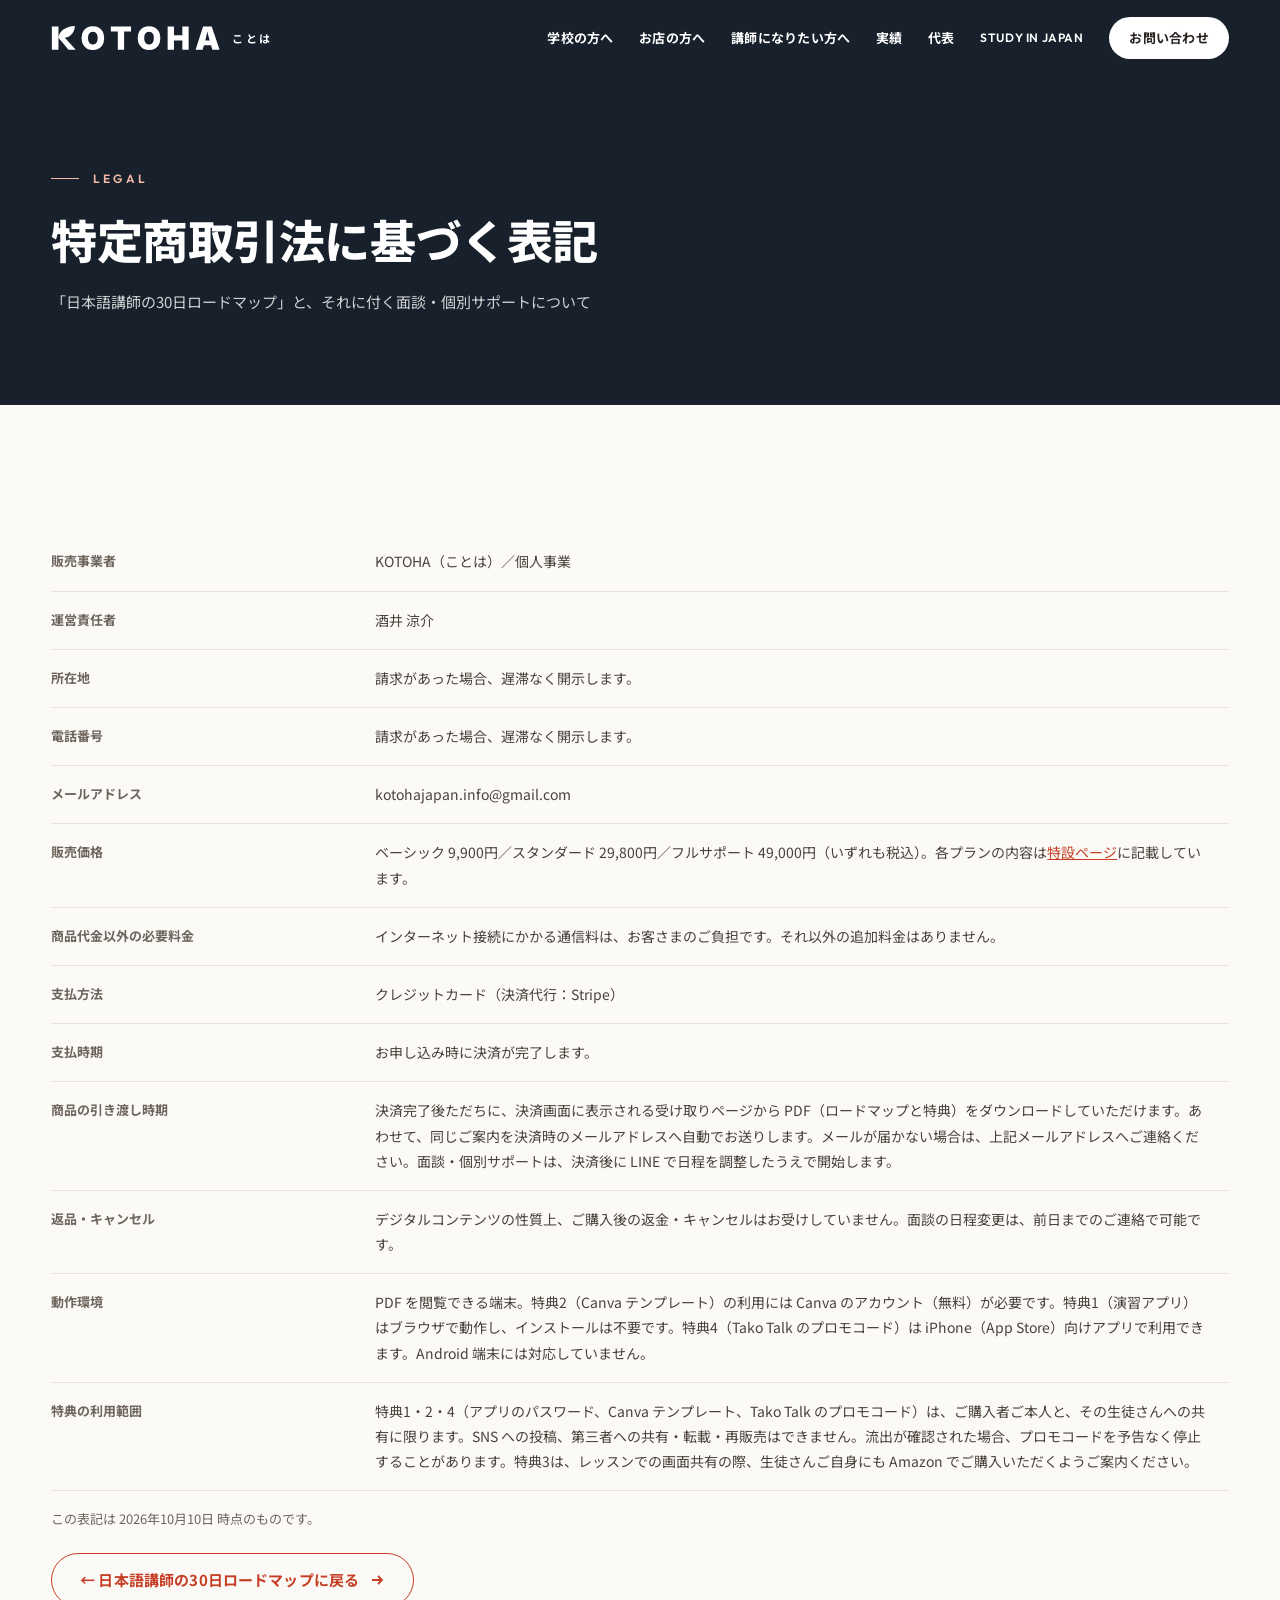
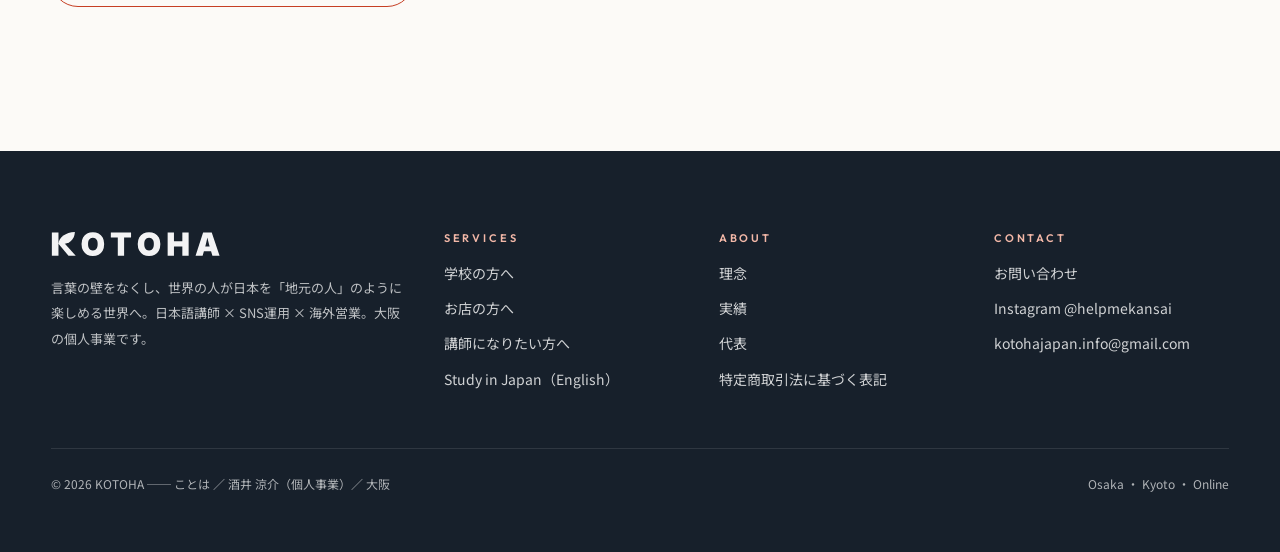
<file: tokushoho.html>
<!DOCTYPE html>
<html lang="ja">
<head>
<meta charset="utf-8">
<meta name="viewport" content="width=device-width, initial-scale=1">
<title>特定商取引法に基づく表記｜KOTOHA</title>
<meta name="description" content="KOTOHA（酒井涼介）が販売する「日本語講師の30日ロードマップ」および関連サービスの、特定商取引法に基づく表記です。">
<meta name="robots" content="noindex">
<link rel="icon" href="img/favicon.svg" type="image/svg+xml">
<link rel="icon" href="img/favicon-32.png" sizes="32x32" type="image/png">
<link rel="apple-touch-icon" href="img/favicon-180.png">
<link rel="preconnect" href="https://fonts.googleapis.com">
<link rel="preconnect" href="https://fonts.gstatic.com" crossorigin>
<link href="https://fonts.googleapis.com/css2?family=Noto+Sans+JP:wght@400;700;800;900&amp;family=Outfit:wght@600;800;900&amp;display=swap" rel="stylesheet">
<link rel="stylesheet" href="assets/style.css?v=20261030b">
<link rel="stylesheet" href="assets/site.css?v=20261030b">
</head>
<body>
<header class="hdr onHero" id="hdr">
  <div class="wrap">
    <a class="logo" href="index.html"><img src="img/logo-wordmark.svg" alt="KOTOHA" width="182" height="28"><small>ことは</small></a>
    <button class="burger" aria-label="メニュー" aria-expanded="false" aria-controls="nav"><span></span><span></span><span></span></button>
    <nav id="nav">
      <a href="schools.html">学校の方へ</a>
      <a href="sns.html">お店の方へ</a>
      <a href="teaching.html">講師になりたい方へ</a>
      <a href="works.html">実績</a>
      <a href="about.html">代表</a>
      <a class="lang" href="learners.html">Study in Japan</a>
      <a class="cta" href="contact.html">お問い合わせ</a>
    </nav>
  </div>
</header>

<section class="ptitle">
  <div class="wrap">
    <div class="lbl">Legal</div>
    <h1>特定商取引法に基づく表記</h1>
    <p>「日本語講師の30日ロードマップ」と、それに付く面談・個別サポートについて</p>
  </div>
</section>

<section>
  <div class="wrap">
    

    <div class="tblwrap legal">
      <table>
        <caption class="tcap">特定商取引法に基づく表記</caption>
        <tbody>
          <tr><th scope="row">販売事業者</th><td>KOTOHA（ことは）／個人事業</td></tr>
          <tr><th scope="row">運営責任者</th><td>酒井 涼介</td></tr>
          <tr><th scope="row">所在地</th><td>請求があった場合、遅滞なく開示します。</td></tr>
          <tr><th scope="row">電話番号</th><td>請求があった場合、遅滞なく開示します。</td></tr>
          <tr><th scope="row">メールアドレス</th><td>kotohajapan.info@gmail.com</td></tr>
          <tr><th scope="row">販売価格</th><td>ベーシック 9,900円／スタンダード 29,800円／フルサポート 49,000円（いずれも税込）。各プランの内容は<a href="roadmap.html#plans">特設ページ</a>に記載しています。</td></tr>
          <tr><th scope="row">商品代金以外の必要料金</th><td>インターネット接続にかかる通信料は、お客さまのご負担です。それ以外の追加料金はありません。</td></tr>
          <tr><th scope="row">支払方法</th><td>クレジットカード（決済代行：Stripe）</td></tr>
          <tr><th scope="row">支払時期</th><td>お申し込み時に決済が完了します。</td></tr>
          <tr><th scope="row">商品の引き渡し時期</th><td>決済完了後ただちに、決済画面に表示される受け取りページから PDF（ロードマップと特典）をダウンロードしていただけます。あわせて、同じご案内を決済時のメールアドレスへ自動でお送りします。メールが届かない場合は、上記メールアドレスへご連絡ください。面談・個別サポートは、決済後に LINE で日程を調整したうえで開始します。</td></tr>
          <tr><th scope="row">返品・キャンセル</th><td>デジタルコンテンツの性質上、ご購入後の返金・キャンセルはお受けしていません。面談の日程変更は、前日までのご連絡で可能です。</td></tr>
          <tr><th scope="row">動作環境</th><td>PDF を閲覧できる端末。特典2（Canva テンプレート）の利用には Canva のアカウント（無料）が必要です。特典1（演習アプリ）はブラウザで動作し、インストールは不要です。特典4（Tako Talk のプロモコード）は iPhone（App Store）向けアプリで利用できます。Android 端末には対応していません。</td></tr>
          <tr><th scope="row">特典の利用範囲</th><td>特典1・2・4（アプリのパスワード、Canva テンプレート、Tako Talk のプロモコード）は、ご購入者ご本人と、その生徒さんへの共有に限ります。SNS への投稿、第三者への共有・転載・再販売はできません。流出が確認された場合、プロモコードを予告なく停止することがあります。特典3は、レッスンでの画面共有の際、生徒さんご自身にも Amazon でご購入いただくようご案内ください。</td></tr>
        </tbody>
      </table>
    </div>
    <p class="note">この表記は 2026年10月10日 時点のものです。</p>
    <p style="margin-top:22px"><a class="btn ghost dark" href="roadmap.html#plans">← 日本語講師の30日ロードマップに戻る</a></p>
  </div>
</section>

<footer class="ft">
  <div class="wrap">
    <div class="top">
      <div class="brand">
        <img src="img/logo-wordmark.svg" alt="KOTOHA" width="182" height="28">
        <p>言葉の壁をなくし、世界の人が日本を「地元の人」のように楽しめる世界へ。日本語講師 × SNS運用 × 海外営業。大阪の個人事業です。</p>
      </div>
      <div>
        <h2>Services</h2>
        <ul>
          <li><a href="schools.html">学校の方へ</a></li>
          <li><a href="sns.html">お店の方へ</a></li>
          <li><a href="teaching.html">講師になりたい方へ</a></li>
          <li><a href="learners.html">Study in Japan（English）</a></li>
        </ul>
      </div>
      <div>
        <h2>About</h2>
        <ul>
          <li><a href="index.html#mission">理念</a></li>
          <li><a href="works.html">実績</a></li>
          <li><a href="about.html">代表</a></li>
          <li><a href="tokushoho.html">特定商取引法に基づく表記</a></li>
        </ul>
      </div>
      <div>
        <h2>Contact</h2>
        <ul>
          <li><a href="contact.html">お問い合わせ</a></li>
          <li><a href="https://www.instagram.com/helpmekansai/" target="_blank" rel="noopener">Instagram @helpmekansai</a></li>
          <li><a href="mailto:kotohajapan.info@gmail.com">kotohajapan.info@gmail.com</a></li>
        </ul>
      </div>
    </div>
    <div class="bot">
      <div>© 2026 KOTOHA ── ことは ／ 酒井 涼介（個人事業）／ 大阪</div>
      <div>Osaka ・ Kyoto ・ Online</div>
    </div>
    <div class="src"></div>
  </div>
</footer>

<script>
  });
</script>
<script src="assets/site.js?v=20261030b"></script>
</body>
</html>
</file>
<file: assets/style.css>
@charset "utf-8";
/* ============================================================
   KOTOHA ── 共通スタイル（全ページで読み込みます）
   色や文字の大きさを変えたいときは、この :root の値を直してください
   ============================================================ */
:root{
  /* 色：赤＝押す・進む、紺＝補足。文字に使う色はすべて白・クリーム地で 4.5:1 以上 */
  --aka:#C63F24; --aka-d:#A9361E; --aka-l:#FDF2EE; --aka-bright:#D9482B;
  --indigo:#2B4A6B; --indigo-d:#213A55; --indigo-l:#EEF3F8;
  --gold:#B08A2E; --gold-t:#7D6019; --gold-l:#F7F0DC;
  --cream:#FFF8F0; --sand:#F5EADB; --ink:#2A2320; --body:#4A413B;
  --gray:#6E655D; --line:#EADFD0; --white:#fff;
  /* 影：ブランドの暗色ベースで2段階 */
  --shadow:0 2px 8px rgba(42,35,32,.06),0 10px 30px rgba(42,35,32,.07);
  --shadow-md:0 6px 16px rgba(42,35,32,.10),0 18px 40px rgba(42,35,32,.12);
  /* 角丸・動き・文字 */
  --r:16px; --r-sm:8px; --r-lg:20px; --t:.22s cubic-bezier(.25,1,.5,1);
  --lh-tight:1.35; --lh-body:1.8; --lh-small:1.7;
}
*{box-sizing:border-box}
html{scroll-behavior:smooth;scroll-padding-top:80px;overflow-x:clip}
body{margin:0;background:var(--cream);color:var(--body);font-family:"Noto Sans JP","Hiragino Sans","Hiragino Kaku Gothic ProN","Yu Gothic",YuGothic,Meiryo,sans-serif;line-height:var(--lh-body);font-size:16px;-webkit-font-smoothing:antialiased;overflow-x:clip}
a{color:var(--aka)}
a:focus-visible,button:focus-visible,summary:focus-visible{outline:3px solid var(--indigo);outline-offset:2px;border-radius:4px}
img{max-width:100%;height:auto;display:block}
h1,h2,h3,h4{color:var(--ink);line-height:var(--lh-tight);margin:0;font-weight:700;letter-spacing:.01em;
  /* 日本語の見出しを文節で折り返す。非対応ブラウザは従来どおり */
  word-break:auto-phrase}
h3{font-weight:800}
p{margin:0 0 1em}
.wrap{max-width:1140px;margin:0 auto;padding:0 24px}

/* ---------- ヘッダー ---------- */
.topbar{height:6px;background:var(--aka-bright)}
header.site{position:sticky;top:0;z-index:50;background:rgba(255,248,240,.94);backdrop-filter:saturate(1.4) blur(8px);border-bottom:1px solid var(--line)}
header.site .wrap{display:flex;justify-content:space-between;align-items:center;height:64px}
.logo{display:flex;align-items:center;gap:12px;text-decoration:none}
.logo img{height:28px;width:auto;flex:none;display:block}
.logo{flex:none}
@media(max-width:1180px){.logo small{display:none}nav.main{gap:14px}}
.logo small{align-self:flex-end;padding-bottom:2px}
.logo small{font-size:12px;letter-spacing:.2em;color:var(--indigo);font-weight:700}
nav.main{display:flex;align-items:center;gap:16px}
nav.main a{color:var(--body);text-decoration:none;font-size:14px;font-weight:700;white-space:nowrap}
nav.main a:hover{color:var(--aka)}
nav.main a.active{color:var(--aka);box-shadow:inset 0 -2px 0 var(--aka)}
nav.main a.lang{display:flex;flex-direction:column;align-items:center;gap:0;line-height:1.3;border:1px solid var(--line);border-radius:var(--r);padding:4px 12px;box-shadow:none}
nav.main a.lang b{font-size:13px;font-weight:800}
nav.main a.lang small{font-size:12px;color:var(--gray);font-weight:700;letter-spacing:.02em}
nav.main a.lang:hover{border-color:var(--aka);color:var(--aka)}
nav.main a.lang:hover small{color:var(--aka)}
nav.main a.cta{background:var(--aka);color:#fff;padding:8px 16px;border-radius:999px;box-shadow:none}
nav.main a.cta:hover{background:var(--aka-d)}
.burger{display:none;background:none;border:1px solid var(--line);border-radius:var(--r-sm);padding:8px 8px;font-size:14px;font-weight:700;color:var(--ink);cursor:pointer}
@media(max-width:1080px){
  nav.main{display:none;position:absolute;left:0;right:0;top:64px;background:var(--cream);border-bottom:1px solid var(--line);flex-direction:column;align-items:stretch;gap:0;padding:8px 24px 16px}
  nav.main.open{display:flex}
  nav.main a{padding:12px 0;border-bottom:1px solid var(--line);box-shadow:none}
  nav.main a.active{color:var(--aka)}
  nav.main a.lang{display:block;border:0;border-bottom:1px solid var(--line);border-radius:0;padding:12px 0}
  nav.main a.lang b{font-size:14px}
  nav.main a.lang small{display:inline;font-size:12px;margin-left:8px}
  nav.main a.cta{margin-top:12px;text-align:center;border:0;color:#fff}
  .burger{display:block}
}

/* ---------- トップページの大ヒーロー ---------- */
.hero{position:relative;min-height:640px;display:flex;align-items:center;color:#fff;background:#1C1412;overflow:hidden;isolation:isolate}
.hero .bg{position:absolute;inset:0;z-index:-2;width:100%;height:100%;object-fit:cover;object-position:center}
.hero .shade{position:absolute;inset:0;z-index:-1;background:linear-gradient(90deg,rgba(28,20,18,.82) 0%,rgba(28,20,18,.62) 45%,rgba(28,20,18,.15) 100%)}
.hero .wrap{padding-top:80px;padding-bottom:80px;width:100%}
.hero .inner{max-width:640px}
.hero .eyebrow{display:inline-flex;align-items:center;gap:8px;font-size:12px;font-weight:700;color:#FBD9CF}
.hero .eyebrow::before{content:"";width:28px;height:2px;background:var(--aka)}
.hero h1{color:#fff;font-size:40px;line-height:1.28;margin:16px 0 18px;font-weight:900;letter-spacing:.005em}
.hero h1 em{font-style:normal;color:#FFB3A0}
.hero p.lead{font-size:18px;color:rgba(255,255,255,.9);margin-bottom:24px}
.hero .btns{display:flex;flex-wrap:wrap;gap:12px}
.hero .tags{margin-top:32px;display:flex;flex-wrap:wrap;gap:8px}
.hero .tags span{font-size:12px;border:1px solid rgba(255,255,255,.4);border-radius:999px;padding:4px 12px;color:rgba(255,255,255,.9)}
@media(max-width:560px){.hero{min-height:560px}.hero h1{font-size:32px}.hero .wrap{padding-top:64px;padding-bottom:112px}}

/* ---------- 下層ページの見出し帯 ---------- */
.phero{position:relative;color:#fff;background:#1C1412;overflow:hidden;isolation:isolate;padding:80px 0 80px}
.phero .bg{position:absolute;inset:0;z-index:-2;width:100%;height:100%;object-fit:cover;object-position:center}
.phero .shade{position:absolute;inset:0;z-index:-1;background:linear-gradient(90deg,rgba(28,20,18,.86) 0%,rgba(28,20,18,.68) 50%,rgba(28,20,18,.3) 100%)}
.phero.blue .shade{background:linear-gradient(90deg,rgba(28,38,52,.9) 0%,rgba(30,45,64,.72) 50%,rgba(30,45,64,.35) 100%)}
.phero .eyebrow{display:inline-flex;align-items:center;gap:8px;font-size:13px;font-weight:800;color:#FBD9CF;letter-spacing:.04em}
.phero .eyebrow::before{content:"";width:26px;height:2px;background:var(--aka)}
.phero h1{color:#fff;font-size:36px;margin:12px 0 12px;font-weight:900;line-height:1.35;max-width:820px}
.phero p{font-size:16px;color:rgba(255,255,255,.9);max-width:720px;margin:0}
.phero .btns{display:flex;flex-wrap:wrap;gap:12px;margin-top:24px}
/* 主CTAの下に置く「通話でもいいですよ」の一行 */
.btns-alt{margin:14px 0 0;font-size:14px;color:rgba(255,255,255,.85)}
.btns-alt a{color:#fff}
.bm-alt{margin:14px 0 0;font-size:13px;font-weight:700;color:rgba(255,255,255,.9)}
.bm-alt a{color:#fff}
@media(max-width:560px){.phero{padding:48px 0 48px}.phero h1{font-size:28px}}

/* ---------- ボタン ---------- */
.btn{display:inline-block;background:var(--aka);color:#fff;text-decoration:none;font-weight:800;padding:12px 24px;border-radius:999px;font-size:15px;transition:var(--t);border:2px solid var(--aka);text-align:center}
.btn:hover{background:var(--aka-d);border-color:var(--aka-d);transform:translateY(-1px);box-shadow:0 6px 16px rgba(42,35,32,.18)}
.btn:active{transform:translateY(0);box-shadow:none}
.btn.ghost{background:transparent;color:#fff;border-color:rgba(255,255,255,.7)}
.btn.ghost:hover{background:rgba(255,255,255,.14);box-shadow:none}
.btn.ghost.dark{color:var(--aka);border-color:var(--aka)}
.btn.ghost.dark:hover{background:var(--aka-l);box-shadow:none}
.btn.sm{padding:8px 16px;font-size:14px}

/* ---------- セクション ---------- */
section{padding:96px 0}
@media(max-width:768px){section{padding:64px 0}}
section.alt{background:var(--white);border-top:1px solid var(--line);border-bottom:1px solid var(--line)}
section.sand{background:var(--sand)}
.sec-label{display:inline-flex;align-items:center;gap:8px;color:var(--aka);font-weight:800;font-size:13px;letter-spacing:.08em}
.sec-label::before{content:"";display:inline-block;width:3px;height:15px;border-radius:2px;background:var(--aka)}
h2{font-size:32px;margin:12px 0 8px;letter-spacing:.01em;max-width:28em}
.sub{color:var(--indigo);font-weight:700;margin:0 0 32px;font-size:16px;max-width:44em}
@media(max-width:560px){section{padding:64px 0}h2{font-size:24px}}
.grid{display:grid;gap:16px}
.g2{grid-template-columns:repeat(2,1fr)}
.g3{grid-template-columns:repeat(3,1fr)}
.g4{grid-template-columns:repeat(4,1fr)}
@media(max-width:960px){.g3,.g4{grid-template-columns:1fr 1fr}}
@media(max-width:960px){.g2{grid-template-columns:1fr}}
@media(max-width:560px){.g2,.g3,.g4{grid-template-columns:1fr}}
.card{background:var(--white);border:1px solid var(--line);border-radius:var(--r);padding:24px}
.card h3{font-size:18px;margin-bottom:8px}
.card p{margin:0;font-size:15px}
.card .tag{font-size:12px;color:var(--gray);margin-bottom:4px;font-weight:700}
.card ul{margin:8px 0 0;padding-left:16px;font-size:14px}
/* カード全体をリンクにする場合 */
a.card{text-decoration:none;color:inherit;display:flex;flex-direction:column;transition:var(--t)}
a.card p{flex:1}
a.card:hover{transform:translateY(-2px);box-shadow:var(--shadow-md)}
a.card .to{display:inline-block;margin-top:12px;font-size:14px;font-weight:800;color:var(--aka)}
a.card.indigo .to{color:var(--indigo)}
a.card.gold .to{color:var(--gold-t)}
a.card .to::after{content:" →"}
a.card:hover .to{text-decoration:underline}
.card .thumb{display:flex;align-items:center;justify-content:center;background:var(--cream);border:1px solid var(--line);border-radius:var(--r);height:210px;margin:0 0 16px;padding:16px;overflow:hidden}
.card .thumb img{max-height:100%;max-width:100%;width:auto;border-radius:3px;box-shadow:var(--shadow-md)}
.card .thumb.brand{background:#fff}
.card .thumb.brand img{box-shadow:none;border-radius:0;max-height:76%}
@media(max-width:560px){.card .thumb{height:250px}}
.card li{margin:4px 0}
.band{background:var(--sand);border:1px solid rgba(42,35,32,.10);border-radius:var(--r);padding:18px 24px;font-weight:700;color:var(--ink);margin-top:24px;font-size:15px}
  .band>*:last-child{margin-bottom:0}
  .band{max-width:60em}
.band.indigo{background:var(--indigo-l);border-color:rgba(43,74,107,.20)}
.note{font-size:13px;color:var(--gray);margin-top:16px;max-width:64em}
.note a{color:var(--gray)}
.h3s{margin:48px 0 16px}
.h3s:first-child{margin-top:0}
.h3s h2{font-size:25px;margin:0;max-width:34em;letter-spacing:.005em}
.h3s p{font-size:14px;color:var(--gray);font-weight:700;margin:6px 0 0;max-width:52em}

/* ---------- ページ内目次（長いページ用） ---------- */
.toc{background:var(--white);border-bottom:1px solid var(--line)}
.toc .wrap{display:flex;gap:8px;overflow-x:auto;padding-top:12px;padding-bottom:12px;
  /* 横スクロールできることを端の影で示す。白いカバーは中身と一緒に動き（local）、
     影は固定（scroll）なので、端まで送ると影が自然に隠れます */
  background:
    linear-gradient(90deg,var(--white) 40%,rgba(255,255,255,0)) left center/30px 100% no-repeat local,
    linear-gradient(90deg,rgba(255,255,255,0),var(--white) 60%) right center/30px 100% no-repeat local,
    radial-gradient(farthest-side at 0 50%,rgba(42,35,32,.16),rgba(42,35,32,0)) left center/12px 100% no-repeat scroll,
    radial-gradient(farthest-side at 100% 50%,rgba(42,35,32,.16),rgba(42,35,32,0)) right center/12px 100% no-repeat scroll;
  scrollbar-width:none}
.toc .wrap::-webkit-scrollbar{display:none}
.toc a{white-space:nowrap;font-size:13px;font-weight:700;color:var(--body);text-decoration:none;padding:8px 16px;border-radius:999px;background:var(--cream);border:1px solid var(--line)}
.toc a:hover{border-color:var(--aka);color:var(--aka)}

/* ---------- 写真つきカード ---------- */
.pcard{background:var(--white);border:1px solid var(--line);border-radius:var(--r);overflow:hidden;box-shadow:var(--shadow);display:flex;flex-direction:column;text-decoration:none;color:inherit}
.pcard img{width:100%;aspect-ratio:4/3;object-fit:cover}
.pcard .body{padding:24px 24px 24px;flex:1}
.pcard .num{font-family:Outfit,sans-serif;font-weight:800;color:var(--aka);font-size:13px;letter-spacing:.05em}
.pcard h3{font-size:20px;margin:4px 0 8px}
.pcard p{font-size:15px;margin:0}
.pcard .to{display:inline-block;margin-top:12px;font-size:13px;font-weight:800;color:var(--aka)}
.pcard .to::after{content:" →"}
a.pcard{transition:var(--t)}
a.pcard:hover{box-shadow:var(--shadow-md);transform:translateY(-3px)}
.strip{display:grid;grid-template-columns:repeat(4,1fr);gap:8px;margin:32px 0 0}
.strip img{width:100%;aspect-ratio:4/3;object-fit:cover;border-radius:var(--r)}
@media(max-width:560px){.strip{grid-template-columns:1fr 1fr}}

/* ---------- 数字 ---------- */
.facts{display:grid;grid-template-columns:repeat(4,1fr);gap:16px}
@media(max-width:960px){.facts{grid-template-columns:1fr 1fr}}
.fact{background:var(--white);border:1px solid var(--line);border-radius:var(--r);padding:24px 24px 16px}
.fact b{display:block;font-family:Outfit,"Noto Sans JP",sans-serif;font-size:44px;color:var(--aka);line-height:1;letter-spacing:-.02em;font-weight:800}
.fact b small{font-size:18px;margin-left:2px;font-family:"Noto Sans JP",sans-serif}
.fact span{display:block;font-size:13px;color:var(--ink);font-weight:700;margin-top:4px}
.fact em{display:block;font-style:normal;font-size:12px;color:var(--gray);margin-top:4px}

/* ---------- ベン図（強み） ---------- */
.vennwrap{margin:0 0 40px;text-align:center}
.venn{width:100%;max-width:620px;height:auto;display:block;margin:0 auto}
.venn text{font-family:inherit;fill:var(--ink)}
.venn .setlabel{font-size:19px;font-weight:800}
.venn .setsub{font-size:12.5px;font-weight:500;fill:var(--body)}
.venn .pair{font-size:12.5px;font-weight:700}
.venn .core{font-size:20px;font-weight:800;fill:#fff;letter-spacing:.5px}
.vennwrap figcaption{font-size:12.5px;color:var(--gray);max-width:640px;margin:14px auto 0;line-height:1.85;text-align:left}
/* 画面が狭いと図の文字が小さくなりすぎるため、重なりの説明は消して主要ラベルを大きくする。
   消した内容は figcaption に文章で残してあります */
@media(max-width:760px){
  .venn{max-width:none}
  .venn .pair,.venn .setsub{display:none}
  .venn .setlabel{font-size:26px}
  .venn .core-circle{r:74px}
  .venn .core{font-size:25px}
}

/* ---------- ギャップの図（トップの「いま起きていること」） ---------- */
.gapfig{margin:32px 0 0}
.gaprow{display:grid;grid-template-columns:1fr 1.18fr 1fr;gap:0;align-items:stretch}
/* 左右のブロック */
.gapside{background:var(--white);border:1px solid var(--line);border-radius:var(--r);padding:24px 24px 16px;display:flex;flex-direction:column}
.gapside b{display:block;font-size:18px;margin-bottom:12px}
.gapside.want b{color:var(--indigo)}
.gapside.have b{color:var(--gold-t)}
.gapside ul{margin:0;padding-left:16px;font-size:15px;flex:1}
.gapside li{margin:4px 0}
.gapside small{display:block;margin-top:12px;padding-top:12px;border-top:1px solid var(--line);font-size:12px;color:var(--gray);font-weight:700}
/* あいだ（溝と橋） */
.gapmid{position:relative;display:flex;flex-direction:column;align-items:center;justify-content:center;background:var(--sand);margin:24px -12px 24px;border-radius:var(--r);padding:16px 24px}
.gapword{font-size:12px;font-weight:800;color:var(--gray);letter-spacing:.24em;margin-bottom:12px}
.gapmid .bridge{background:var(--aka);border-radius:999px;padding:16px 24px;text-align:center;box-shadow:0 8px 20px rgba(42,35,32,.20);width:100%}
.gapmid .bridge b{display:block;color:#fff;font-size:18px;margin-bottom:4px}
.gapmid .bridge span{display:block;color:#FBD9CF;font-size:13px;font-weight:700;line-height:1.6}
/* 両側から橋へ向かう矢印 */
.gapmid::before,.gapmid::after{content:"";position:absolute;top:50%;width:0;height:0;border-top:9px solid transparent;border-bottom:9px solid transparent}
.gapmid::before{left:-11px;margin-top:-8px;border-left:11px solid var(--indigo)}
.gapmid::after{right:-11px;margin-top:-8px;border-right:11px solid var(--gold)}
/* たどり着く状態 */
.gapgoal{position:relative;margin:32px auto 0;max-width:820px;background:var(--aka-l);border:2px solid var(--aka);border-radius:var(--r);padding:24px 24px;text-align:center}
.gapgoal::before{content:"";position:absolute;top:-25px;left:50%;margin-left:-8px;width:0;height:0;border-left:9px solid transparent;border-right:9px solid transparent;border-top:13px solid var(--aka)}
.gapgoal b{display:block;font-size:22px;color:var(--aka-d);margin-bottom:4px}
.gapgoal span{display:block;font-size:15px;font-weight:700;color:var(--ink)}
.gapfig figcaption{font-size:13px;color:var(--gray);max-width:70em;margin:16px 0 0;line-height:1.85}
/* 狭い画面では縦に積み、矢印も下向きに */
@media(max-width:960px){
  .gaprow{grid-template-columns:1fr;gap:24px}
  .gapmid{margin:0;padding:24px}
  .gapmid::before{left:50%;top:-24px;margin:0 0 0 -8px;border-left:9px solid transparent;border-right:9px solid transparent;border-top:12px solid var(--indigo);border-bottom:0}
  .gapmid::after{right:auto;left:50%;top:auto;bottom:-24px;margin:0 0 0 -8px;border-left:9px solid transparent;border-right:9px solid transparent;border-bottom:12px solid var(--gold);border-top:0;border-right-width:9px}
  .gapside.have{order:3}
  .gapgoal{margin-top:40px}
}
@media(max-width:560px){
  .gapgoal b{font-size:20px}
  .gapmid .bridge b{font-size:18px}
}

/* ---------- 循環図 ---------- */
.cycle{display:grid;grid-template-columns:repeat(4,1fr);gap:0;margin-top:32px;counter-reset:c}
.cycle div{position:relative;background:var(--white);border:1px solid var(--line);padding:16px 16px 16px 16px;font-size:14px;font-weight:700;color:var(--ink)}
.cycle div::before{counter-increment:c;content:counter(c);position:absolute;left:-1px;top:-1px;background:var(--aka);color:#fff;font-size:12px;font-weight:800;padding:2px 8px;border-radius:0 0 8px 0}
.cycle div:first-child{border-radius:var(--r) 0 0 12px}.cycle div:last-child{border-radius:0 12px 12px 0}
.cycle div+div{border-left:0}
.cycle small{display:block;font-weight:400;color:var(--body);font-size:13px;margin-top:4px}
@media(max-width:960px){.cycle{grid-template-columns:1fr 1fr}.cycle div{border-radius:0!important;border:1px solid var(--line)}}

/* ---------- 学校ページ ---------- */
.lead-split{display:grid;grid-template-columns:1.1fr .9fr;gap:40px;align-items:center;margin-bottom:48px}
.lead-split .photos{display:grid;grid-template-columns:1fr 1fr;gap:12px}
.lead-split .photos img{width:100%;aspect-ratio:3/4;object-fit:cover;border-radius:var(--r);box-shadow:var(--shadow)}
.lead-split .photos img:nth-child(2){margin-top:32px}
.lead-split p.big{font-size:18px;color:var(--ink)}
@media(max-width:960px){.lead-split{grid-template-columns:1fr;margin-bottom:40px}}
.floors{display:grid;grid-template-columns:1fr 1fr;gap:16px}
@media(max-width:768px){.floors{grid-template-columns:1fr}}
.floor{background:var(--white);border:1px solid var(--line);border-radius:var(--r);padding:24px}
.floor.two{border-top-color:var(--gold)}
.floor .lvl{font-size:12px;font-weight:800;letter-spacing:.12em;color:var(--indigo)}
.floor.two .lvl{color:var(--gold-t)}
.floor h3{font-size:20px;margin:4px 0 4px}
.floor .pay{display:inline-block;font-size:12px;font-weight:800;background:var(--indigo-l);color:var(--indigo);padding:3px 8px;border-radius:999px;margin-bottom:8px}
.floor.two .pay{background:var(--gold-l);color:var(--gold-t)}
.floor p{font-size:15px;margin:0}
.merits{display:grid;grid-template-columns:repeat(4,1fr);gap:16px}
@media(max-width:960px){.merits{grid-template-columns:1fr 1fr}}
@media(max-width:560px){.merits{grid-template-columns:1fr}}
.merit{background:var(--white);border:1px solid var(--line);border-radius:var(--r);padding:24px}
.merit i{font-style:normal;display:inline-flex;width:40px;height:40px;border-radius:var(--r);background:var(--aka-l);color:var(--aka);font-weight:900;align-items:center;justify-content:center;font-family:Outfit,sans-serif;font-size:14px;margin-bottom:8px}
.merit b{display:block;color:var(--ink);font-size:16px;margin-bottom:4px}
.merit p{font-size:14px;margin:0}
.merit .opt{display:inline-block;margin-left:4px;vertical-align:2px;font-size:12px;font-weight:800;color:var(--gold-t);background:var(--gold-l);border-radius:999px;padding:2px 8px;white-space:nowrap}
.two-col{display:grid;grid-template-columns:1fr 1fr;gap:16px}
@media(max-width:768px){.two-col{grid-template-columns:1fr}}
.box{background:var(--white);border:1px solid var(--line);border-radius:var(--r);padding:24px}
.box.red{border:1px solid var(--indigo);background:var(--indigo-l)}
.box h3,.box h4{font-size:18px;margin-bottom:8px}
.box.red h3,.box.red h4{color:var(--indigo)}
.box ul{margin:0;padding-left:16px;font-size:15px}
.box li{margin:4px 0}
.box li b{color:var(--ink)}
.box.perks li{margin:12px 0}
.box.perks li b{display:block;margin-bottom:2px}
.steps{display:grid;grid-template-columns:repeat(5,1fr);gap:12px;counter-reset:s}
.steps.four{grid-template-columns:repeat(4,1fr)}
@media(max-width:960px){.steps,.steps.four{grid-template-columns:repeat(2,1fr)}}
@media(max-width:560px){.steps,.steps.four{grid-template-columns:1fr}}
.step{background:var(--white);border:1px solid var(--line);border-radius:var(--r);padding:16px}
.step::before{counter-increment:s;content:"0" counter(s);display:block;color:var(--aka);font-weight:800;font-size:22px;font-family:Outfit,sans-serif}
.step b{display:block;color:var(--ink);margin:4px 0 4px;font-size:15px}
.step p{margin:0;font-size:14px}
.step small{display:block;color:var(--gray);font-size:12px;margin-top:8px;font-weight:700}
.persona{display:grid;grid-template-columns:1fr 1fr 1fr;gap:16px}
@media(max-width:768px){.persona{grid-template-columns:1fr}}
.persona div{background:var(--white);border:1px solid var(--line);border-radius:var(--r);padding:16px 24px}
.persona b{display:block;color:var(--ink);font-size:15px}
.persona small{display:block;color:var(--gray);font-size:12px;font-weight:700;margin-bottom:4px}
.persona p{font-size:14px;margin:0}
details.faq{background:var(--white);border:1px solid var(--line);border-radius:var(--r);padding:0 24px;margin-bottom:8px}
details.faq summary{cursor:pointer;font-weight:700;color:var(--ink);padding:16px 0;list-style:none;display:flex;gap:12px;align-items:flex-start;font-size:15px}
details.faq summary::-webkit-details-marker{display:none}
details.faq summary::before{content:"Q";flex:none;color:var(--aka);font-family:Outfit,sans-serif;font-weight:800}
details.faq p{font-size:15px;padding:0 0 16px 24px;margin:0;max-width:52em}

/* ---------- 実例ショーケース（helpmekansai / Canadays） ---------- */
.showcase{background:var(--white);border:1px solid var(--line);border-radius:var(--r);padding:24px;box-shadow:var(--shadow)}
.showcase .acct{display:inline-block;font-size:13px;font-weight:800;color:var(--aka);background:var(--aka-l);padding:4px 12px;border-radius:999px;margin-bottom:12px;font-family:Outfit,"Noto Sans JP",sans-serif}
.showcase p{font-size:15px}
.showcase .mini{display:grid;grid-template-columns:repeat(4,1fr);gap:8px;margin:16px 0 16px}
.showcase .mini div{background:var(--sand);border-radius:var(--r);padding:12px 12px}
.showcase .mini b{display:block;font-family:Outfit,"Noto Sans JP",sans-serif;font-weight:800;color:var(--aka);font-size:24px;line-height:1.1}
.showcase .mini span{font-size:12px;color:var(--body)}
.showcase ul{margin:0;padding-left:16px;font-size:15px}
.showcase li{margin:8px 0}
.showcase li b{color:var(--ink)}
.showcase .links{display:flex;flex-wrap:wrap;gap:8px;margin-top:16px}
@media(max-width:960px){.showcase .mini{grid-template-columns:1fr 1fr}}

/* helpmekansai：縦長の投稿2枚 ＋ 本文 */
.showcase.ig{display:grid;grid-template-columns:300px 1fr;gap:32px;align-items:start}
.showcase.ig .shots{display:grid;grid-template-columns:1fr 1fr;gap:8px}
.showcase.ig .shots img{width:100%;aspect-ratio:9/16;object-fit:cover;border-radius:var(--r);border:1px solid var(--line)}
@media(max-width:960px){.showcase.ig{grid-template-columns:1fr;padding:24px}}

/* Canadays：横長のイベント告知 ＋ 本文 */
.showcase.cd{padding:0;overflow:hidden}
.showcase.cd .banners{display:grid;grid-template-columns:1fr 1fr;border-bottom:1px solid var(--line)}
.showcase.cd .banners figure{margin:0;display:flex;flex-direction:column}
.showcase.cd .banners figure+figure{border-left:1px solid var(--line)}
.showcase.cd .banners img{width:100%;aspect-ratio:16/9;object-fit:cover;display:block}
.showcase.cd .banners figcaption{padding:12px 16px 16px;font-size:13px;color:var(--body);background:var(--cream);flex:1}
.showcase.cd .banners figcaption b{display:block;color:var(--ink);font-size:14px;margin-bottom:3px}
@media(max-width:960px){.showcase.cd .banners{grid-template-columns:1fr}.showcase.cd .banners figure+figure{border-left:0;border-top:1px solid var(--line)}}
.showcase.cd .body{padding:24px 24px 24px}
.showcase.cd .head{display:flex;gap:16px;align-items:flex-start;margin-bottom:16px}
.showcase.cd .head img{width:76px;height:76px;flex:none;object-fit:contain;background:#fff;border:1px solid var(--line);border-radius:var(--r);padding:4px}
@media(max-width:960px){.showcase.cd .body{padding:24px}.showcase.cd .head{gap:12px}.showcase.cd .head img{width:58px;height:58px}}

/* ---------- 店舗向け ---------- */
.worry{display:grid;grid-template-columns:repeat(5,1fr);gap:12px}
@media(max-width:960px){.worry{grid-template-columns:repeat(3,1fr)}}
@media(max-width:560px){.worry{grid-template-columns:repeat(2,1fr)}}
.worry div{background:var(--white);border:1px solid var(--line);border-radius:var(--r);padding:16px}
.worry b{display:block;color:var(--ink);font-size:15px}
.worry small{color:var(--body);font-size:12px}
.worry i{font-style:normal;color:var(--aka);font-weight:800;font-size:12px;font-family:Outfit,sans-serif}
.collage{grid-template-columns:1fr 1fr;gap:12px}
.collage img{aspect-ratio:1;object-fit:cover;border-radius:var(--r)}
.collage img:nth-child(2){margin-top:24px}
.collage img:nth-child(3){margin-top:-24px}
@media(max-width:560px){.collage img{margin-top:0!important}}
table{width:100%;border-collapse:collapse;background:var(--white);font-size:14px}
th,td{padding:14px 16px;border-bottom:1px solid var(--line);text-align:left;vertical-align:top}
thead th{background:var(--ink);color:#fff;font-size:13px}
thead th.hi{background:var(--aka)}
tbody th{background:var(--sand);color:var(--ink);font-size:13px;width:20%}
td.hi{color:var(--aka);font-weight:700;background:var(--aka-l)}
.tblwrap{overflow-x:auto;border:1px solid var(--line);border-radius:var(--r)}
.plan-h{font-size:15px;color:var(--ink);margin:24px 0 12px;display:flex;align-items:center;gap:8px}
.plan-h::before{content:"";width:10px;height:10px;border-radius:50%;background:var(--aka);flex:none}
.plan-h:first-of-type{margin-top:8px}
.tcap{caption-side:top;text-align:left;font-size:0;height:0;overflow:hidden}
.price{background:var(--white);border:1px solid var(--line);border-radius:var(--r);padding:24px}
.price h3{font-size:16px}
.price .for{display:block;font-size:13px;font-weight:700;color:var(--gray);margin-top:4px}
.price .amt{font-size:30px;color:var(--aka);font-weight:800;margin:4px 0 2px;letter-spacing:-.02em;font-family:Outfit,"Noto Sans JP",sans-serif}
.price .amt small{font-size:13px;color:var(--gray);font-weight:700;font-family:"Noto Sans JP",sans-serif}
.price .taxin{font-size:12px;font-weight:700;color:var(--gray);margin:-1px 0 2px}
.price ul{margin:8px 0 0;padding-left:16px;font-size:14px}
.price.std{border:2px solid var(--aka)}
.price{display:flex;flex-direction:column}
.price ul{flex:1}
.price .btn.buy{display:block;margin-top:16px;text-align:center}
.price:not(.std) .btn.buy{background:var(--white);color:var(--aka)}
.price:not(.std) .btn.buy:hover{background:var(--aka-l)}
.kpi b small{font-weight:800;color:var(--aka)}
/* 30日ロードマップ：中身（note へ）と特典を横並びに */
.rm-what{display:grid;grid-template-columns:1.05fr .95fr;gap:16px;margin:24px 0 4px}
.rm-note{display:flex;flex-direction:column;text-decoration:none;color:inherit;background:var(--indigo-l);border:1px solid rgba(43,74,107,.20);border-radius:var(--r);padding:24px;transition:var(--t)}
.rm-note:hover{box-shadow:var(--shadow);transform:translateY(-2px)}
.rm-note .who{font-size:12px;font-weight:800;color:var(--indigo);letter-spacing:.04em}
.rm-note b{display:block;color:var(--ink);font-size:18px;line-height:1.45;margin:4px 0 8px}
.rm-note p{font-size:14px;margin:0;flex:1}
.rm-note .go{display:inline-block;margin-top:12px;font-size:14px;font-weight:800;color:var(--indigo)}
.rm-note .go::after{content:" →"}
.rm-perks{background:var(--white);border:1px solid var(--line);border-radius:var(--r);padding:24px 24px}
.rm-perks>b{display:block;color:var(--ink);font-size:15px;margin-bottom:8px}
.rm-perks ol{margin:0;padding-left:24px}
.rm-perks li{margin:8px 0;font-size:14px;line-height:1.55}
.rm-perks li b{color:var(--ink)}
.rm-perks li span{display:block;font-size:13px;color:var(--gray)}
.rm-perks small{display:block;font-size:12px;color:var(--gray);margin-top:12px;line-height:1.6}
.steps.three{grid-template-columns:repeat(3,1fr)}
@media(max-width:960px){.rm-what{grid-template-columns:1fr}.steps.three{grid-template-columns:1fr}}

.tblwrap.legal tbody th{width:26%;white-space:nowrap}
.tblwrap.legal td{line-height:1.8}
@media(max-width:560px){.tblwrap.legal table,.tblwrap.legal tbody,.tblwrap.legal tr,.tblwrap.legal th,.tblwrap.legal td{display:block;width:auto}.tblwrap.legal tbody th{white-space:normal;padding-bottom:4px}.tblwrap.legal td{border-bottom:0;padding-top:4px}.tblwrap.legal tr{border-bottom:1px solid var(--line)}}

.price .badge{display:inline-block;background:var(--aka);color:#fff;font-size:12px;font-weight:800;padding:2px 8px;border-radius:999px;margin-left:4px}

/* ---------- 実績 ---------- */
.kpis{display:grid;grid-template-columns:repeat(5,1fr);gap:12px;margin-bottom:24px}
@media(max-width:960px){.kpis{grid-template-columns:repeat(3,1fr)}}
@media(max-width:560px){.kpis{grid-template-columns:1fr 1fr}
  .kpi{padding:14px 12px}
  /* 5つ並ぶときだけ、最後の1つを横いっぱいに */
  .kpi:nth-child(5):last-child{grid-column:1/-1}}
.kpi{background:var(--white);border:1px solid var(--line);border-radius:var(--r);padding:16px}
.kpi b{display:block;font-size:36px;color:var(--aka);line-height:1.1;font-family:Outfit,"Noto Sans JP",sans-serif;font-weight:800}
.kpi span{font-size:13px;color:var(--body);display:block;margin-top:4px}
.posts{display:grid;grid-template-columns:repeat(3,1fr);gap:16px}
@media(max-width:560px){.posts{grid-template-columns:1fr}}
.post{background:var(--white);border:1px solid var(--line);border-radius:var(--r);overflow:hidden}
.post img{width:100%;aspect-ratio:9/16;object-fit:cover}
.post div{padding:12px 12px;font-size:13px}
.post div b{display:block;color:var(--ink)}

/* ---------- 代表 ---------- */
.profile{display:grid;grid-template-columns:260px 1fr;gap:32px;align-items:start}
.profile .city{margin-top:12px;aspect-ratio:4/3;object-fit:cover}
@media(max-width:768px){.profile{grid-template-columns:1fr}
  /* 写真を縦に積むと名前が画面2つ分くらい下がるので、スマホでは横に並べる */
  .profile>div:first-child{max-width:none;display:grid;grid-template-columns:1.08fr .92fr;gap:12px;align-items:stretch}
  .profile .city{margin-top:0;height:100%;aspect-ratio:auto;object-fit:cover}}
.profile img{width:100%;border-radius:var(--r);box-shadow:var(--shadow)}
.profile h2{font-size:24px;max-width:none;margin:0}
.profile h3{font-size:24px}
.profile .kana{color:var(--gray);font-size:13px;margin-bottom:12px}
.tl{list-style:none;padding:0;margin:16px 0 0;font-size:14px}
.tl li{padding:4px 0 4px 16px;border-left:2px solid var(--line);position:relative}
.tl li::before{content:"";position:absolute;left:-6px;top:14px;width:10px;height:10px;border-radius:50%;background:var(--aka)}
.tl b{color:var(--aka);margin-right:8px;font-family:Outfit,sans-serif}
.strengths{display:grid;grid-template-columns:repeat(3,1fr);gap:16px}
@media(max-width:768px){.strengths{grid-template-columns:1fr}}
.strengths div{background:var(--white);border:1px solid var(--line);border-radius:var(--r);padding:24px}
.strengths b{display:block;color:var(--ink);font-size:18px;margin-bottom:4px}
.strengths small{display:block;color:var(--gray);font-size:12px;font-weight:700;margin-bottom:8px}
.strengths ul{margin:0;padding-left:16px;font-size:14px}
.team{display:grid;grid-template-columns:repeat(3,1fr);gap:16px}
@media(max-width:768px){.team{grid-template-columns:1fr}}
.team div{background:var(--white);border:1px solid var(--line);border-radius:var(--r);padding:16px 16px;font-size:14px}
.team b{display:block;color:var(--ink);font-size:16px}
.team small{display:block;color:var(--aka);font-weight:700;font-size:12px;margin-bottom:4px}

/* ---------- 英語ページ ---------- */
.step .bookbtn{display:inline-block;margin:12px 0 2px;padding:8px 16px;border-radius:999px;background:var(--aka);color:#fff;font-size:13px;font-weight:800;text-decoration:none;transition:var(--t)}
.step .bookbtn:hover{background:var(--aka-d)}
.step .bookbtn::after{content:" →"}
/* 予約パネル（英語ページの一番の導線。フォームより目立つように赤ベタ） */
.bookmain{display:grid;grid-template-columns:1.15fr .85fr;gap:32px;align-items:center;margin:64px 0 0;padding:40px 40px;border-radius:var(--r);background:linear-gradient(135deg,#C63F24 0%,#A5321A 100%);box-shadow:0 16px 40px rgba(42,35,32,.22)}
.bookmain .bm-eyebrow{font-family:Outfit,sans-serif;font-weight:800;font-size:12px;letter-spacing:.18em;text-transform:uppercase;color:rgba(255,255,255,.8);margin-bottom:8px}
.bookmain h2{color:#fff;font-size:32px;line-height:1.35;margin:0 0 12px}
.bookmain p{font-size:15px;line-height:1.8;color:rgba(255,255,255,.93);margin:0;max-width:34em}
.bookmain .btn{display:block;width:100%;background:#fff;color:var(--aka);border-color:#fff;font-size:18px;padding:16px 24px;box-shadow:var(--shadow-md)}
.bookmain .btn:hover{background:var(--cream);border-color:var(--cream)}
.bm-pts{list-style:none;margin:16px 0 0;padding:0;font-size:13px;font-weight:700;color:rgba(255,255,255,.93)}
.bm-pts li{position:relative;padding-left:24px;margin:8px 0;line-height:1.6}
.bm-pts li::before{content:"";position:absolute;left:2px;top:.5em;width:10px;height:6px;border-left:2.5px solid #fff;border-bottom:2.5px solid #fff;transform:rotate(-45deg)}
@media(max-width:960px){.bookmain{grid-template-columns:1fr;gap:24px;padding:32px 24px;margin-top:48px}.bookmain h2{font-size:24px}}
.en-body{font-size:16px}
.en-body h2,.en-body h3{letter-spacing:0}
.en-body ul{padding-left:16px;font-size:16px}
.en-body .card p,.en-body .step p,.en-body details.faq p,.en-body .box li{letter-spacing:0}
.en-body .profile p,.en-body .profile ul{font-size:16px}
.en-body .profile ul{padding-left:16px}
.en-body li{margin:8px 0}

/* ---------- たこ先生（@helpmekansai のキャラクター） ---------- */
/* 法人向けページ用：文脈のある場所に置く小さな静止画 */
.h3s.quiet{margin-top:48px;border-left-color:var(--line)}
.h3s.quiet h2{font-size:18px;color:var(--body)}
.cform.lite{box-shadow:none;padding:24px;max-width:720px}
@media(max-width:560px){.cform.lite{padding:16px}}
.h3s.has-tako{display:flex;align-items:center;gap:16px}
.h3s.has-tako>div{flex:1;min-width:0}
.tako-mark{flex:none;display:flex;flex-direction:column;align-items:center;gap:2px;margin:0}
.tako-mark img{width:74px;height:74px;object-fit:contain}
.tako-mark figcaption{font-size:12px;color:var(--gray);font-weight:700;white-space:nowrap}
@media(max-width:700px){
  /* figcaption が nowrap のまま横に並ぶと、本文が数文字幅まで潰れる */
  .h3s.has-tako{flex-direction:column;align-items:flex-start;gap:12px}
  .tako-mark{flex-direction:row;align-items:center;gap:10px}
  .tako-mark figcaption{white-space:normal;text-align:left}
  .tako-mark img{width:58px;height:58px}}

/* トップ：4事業のカード（4列のときは少し詰める） */
.biz .pcard .body{padding:16px 16px 24px}
.biz .pcard h3{font-size:18px}
.biz .pcard p{font-size:14px}
.biz .pcard .num{font-size:12px}
/* 実績：Tako Talk の3画面 */

/* ---------- iPhone フレーム（画面キャプチャを実機に載せる） ----------
   寸法はすべて % なので、幅を変えれば縁・角丸・ノッチが一緒に伸縮します。
   中に入れる画像は「画面だけ」のキャプチャ（端末の縁が写っていないもの）を想定。 */
.device{position:relative;width:100%;max-width:300px;margin:0 auto;padding:2.9%;
  background:linear-gradient(150deg,#4A443D 0%,#17120F 14%,#0D0A09 58%,#352E28 100%);
  border-radius:14%/6.65%;
  box-shadow:0 1px 2px rgba(42,35,32,.22),0 16px 40px rgba(42,35,32,.26)}
.device img{display:block;width:100%;max-width:none;margin:0;border:0;box-shadow:none;
  border-radius:12%/5.5%;background:#0D0A09}
/* Dynamic Island */
.device::after{content:"";position:absolute;top:2.65%;left:50%;transform:translateX(-50%);
  width:30%;height:4.2%;background:#0B0908;border-radius:999px;pointer-events:none}

.phones{display:grid;grid-template-columns:repeat(3,1fr);gap:24px;margin-top:4px}
.phones figure{margin:0;text-align:center}
.phones .device{max-width:300px}
.phones figcaption{margin-top:12px;font-size:14px;color:var(--body)}
.phones figcaption b{display:block;font-family:Outfit,sans-serif;font-weight:800;font-size:20px;color:var(--ink);margin-bottom:4px}
.tt-line{display:flex;flex-wrap:wrap;gap:12px;align-items:center;margin-top:24px}
.tt-line span{font-size:13px;color:var(--gray);font-weight:700;max-width:44em}
@media(max-width:768px){.phones{grid-template-columns:1fr;gap:24px}.phones .device{max-width:240px}}
/* トップ：@helpmekansai の紹介 */
.ig-intro{display:grid;grid-template-columns:minmax(0,.9fr) minmax(0,1.1fr);gap:32px;align-items:center;margin-top:40px;padding:32px;background:var(--white);border:1px solid var(--line);border-radius:var(--r)}
.ig-shots{display:grid;grid-template-columns:repeat(3,1fr);gap:8px}
.ig-shots img{width:100%;aspect-ratio:9/16;object-fit:cover;border-radius:var(--r-sm);border:1px solid var(--line)}
.ig-head{display:flex;align-items:center;gap:12px;margin-bottom:12px}
.ig-head img{width:64px;height:64px;object-fit:contain}
.ig-eyebrow{display:block;font-family:Outfit,sans-serif;font-size:12px;font-weight:800;letter-spacing:.08em;color:var(--aka)}
.ig-head b{font-family:Outfit,"Noto Sans JP",sans-serif;font-size:24px;color:var(--ink);line-height:1.2}
.ig-body p{font-size:15px;margin:0 0 16px}
.ig-nums{display:grid;grid-template-columns:repeat(3,1fr);gap:12px;margin-bottom:16px}
.ig-nums div{background:var(--cream);border:1px solid var(--line);border-radius:var(--r-sm);padding:12px 12px}
.ig-nums b{display:block;font-family:Outfit,"Noto Sans JP",sans-serif;font-weight:800;font-size:24px;color:var(--aka);line-height:1.1}
.ig-nums span{display:block;font-size:12px;color:var(--body);font-weight:700;margin-top:2px}
.ig-cta{display:flex;flex-wrap:wrap;gap:12px}
@media(max-width:768px){.ig-intro{grid-template-columns:1fr;padding:24px}.ig-nums{grid-template-columns:1fr 1fr 1fr;gap:8px}.ig-nums b{font-size:20px}}
/* トップの理念セクション */
.mission-story p{font-size:16px;line-height:1.95}
.origin{background:var(--sand);border:1px solid rgba(42,35,32,.10);border-radius:var(--r);padding:28px}
.origin .k{display:block;width:min(320px,100%);height:auto;margin:4px 0 14px}
.origin .yomi{display:block;font-size:14px;color:var(--indigo);font-weight:700;margin:0 0 12px}
.origin p{font-size:15px;margin:0}
.mission{margin-top:32px;background:var(--indigo);color:#fff;border-radius:var(--r);padding:32px 32px}
.mission b{display:block;color:#fff;font-size:22px;line-height:1.6}
.mission ul{list-style:none;margin:16px 0 0;padding:0;display:grid;grid-template-columns:repeat(3,1fr);gap:12px}
.mission li{font-size:15px;font-weight:700;color:rgba(255,255,255,.92);border-top:2px solid var(--aka-bright);padding-top:8px}
@media(max-width:768px){.mission{padding:24px 24px}.mission b{font-size:20px}.mission ul{grid-template-columns:1fr}}

/* 30日ロードマップ特設ページ（roadmap.html） */
.rd{max-width:820px}
.rd h2{font-size:24px;margin:48px 0 16px;line-height:1.4}
.rd p{font-size:16px;line-height:2}
.rd .rd-lead{font-size:18px;font-weight:700;color:var(--ink)}
.rd .rd-quote{font-size:20px;font-weight:800;color:var(--ink);margin:16px 0}
.rd .note{font-size:13px;line-height:1.8}
.reviews{display:grid;grid-template-columns:repeat(3,1fr);gap:12px;margin-top:24px}
.reviews figure{margin:0;background:var(--white);border:1px solid var(--line);border-radius:var(--r);padding:16px 24px;display:flex;flex-direction:column}
.reviews blockquote{margin:0;font-size:15px;line-height:1.7;color:var(--ink);flex:1}
.reviews blockquote::before{content:"\201C";color:var(--aka);font-family:Outfit,serif;font-size:28px;line-height:0;margin-right:4px;vertical-align:-8px}
.reviews figcaption{font-size:13px;color:var(--gray);font-weight:700;margin-top:12px}
.reviews.long{grid-template-columns:1fr 1fr;margin-bottom:12px}
.reviews.long blockquote{font-size:14px;line-height:1.75}
.days{list-style:none;margin:8px 0 16px;padding:0;display:grid;grid-template-columns:1fr 1fr;gap:12px}
.days li{background:var(--white);border:1px solid var(--line);border-radius:var(--r);padding:16px 16px}
.days .d{display:inline-block;font-family:Outfit,sans-serif;font-weight:800;font-size:12px;letter-spacing:.04em;color:var(--aka);background:var(--aka-l);border-radius:999px;padding:3px 8px;margin-bottom:8px}
.days b{display:block;color:var(--ink);font-size:16px;margin-bottom:4px}
.days small{display:block;font-size:13px;color:var(--body);line-height:1.7}
.checks-inline{list-style:none;margin:4px 0 8px;padding:0}
.checks-inline li{position:relative;padding-left:24px;margin:8px 0;font-size:16px;line-height:1.8}
.checks-inline li::before{content:"";position:absolute;left:4px;top:.75em;width:11px;height:6px;border-left:2.5px solid var(--aka);border-bottom:2.5px solid var(--aka);transform:rotate(-45deg)}
.perks3{margin-top:16px}
.perks3 .card h3{font-size:16px}
.perks3 .card p{font-size:14px}
.rd figure.shot{margin:16px 0 24px}
.rd figure.shot img{width:100%;display:block;border:1px solid var(--line);border-radius:var(--r);background:var(--white)}
.rd figure.shot figcaption{font-size:13px;color:var(--gray);font-weight:700;margin-top:8px;line-height:1.6}
.rd figure.shot.narrow{max-width:560px}
.shots2{display:grid;grid-template-columns:1fr 1fr;gap:12px;margin-top:16px}
.shots2 figure.shot{margin:0 0 4px}
@media(max-width:560px){.shots2{grid-template-columns:1fr}}
.paywall{position:relative;text-align:center;margin:64px 0 8px;scroll-margin-top:96px}
.paywall::before{content:"";position:absolute;left:0;right:0;top:50%;border-top:2px dashed var(--line)}
.paywall span{position:relative;display:inline-block;background:var(--cream);padding:4px 16px;font-size:13px;font-weight:800;color:var(--gray);letter-spacing:.04em}
.rd .h3s{margin-top:32px}
.rm-card{margin-top:4px;background:var(--white);border-left-color:var(--aka)}
.rm-card .who{color:var(--aka)}
.rm-card .go{color:var(--aka)}
.paywall+.h3s{margin-top:32px}
@media(max-width:768px){.reviews,.reviews.long{grid-template-columns:1fr}.days{grid-template-columns:1fr}.rd h2{font-size:22px}.rd p{font-size:16px}}

/* 学習者ページ用：ヒーロー直下の数字帯（競合の stats bar に相当。誇張せず、事実だけ） */
.proof{background:var(--white);border-bottom:1px solid var(--line)}
.proof .wrap{display:grid;grid-template-columns:repeat(4,1fr);gap:0}
.proof.two .wrap{grid-template-columns:repeat(2,1fr)}
.proof .wrap>div{padding:22px 20px;border-left:1px solid var(--line)}
.proof .wrap>div:first-child{border-left:0;padding-left:0}
.proof b{display:block;font-family:Outfit,"Noto Sans JP",sans-serif;font-weight:800;font-size:30px;color:var(--aka);line-height:1.05;letter-spacing:-.02em}
.proof span{display:block;font-size:13px;color:var(--body);font-weight:700;margin-top:3px;line-height:1.45}
@media(max-width:960px){.proof .wrap{grid-template-columns:1fr 1fr}.proof .wrap>div{padding:12px 16px}.proof .wrap>div:nth-child(odd){border-left:0;padding-left:0}.proof .wrap>div:nth-child(n+3){border-top:1px solid var(--line)}}

/* 学習者ページ用：大手エージェントとの比較表 */
.cmp table{font-size:14px}
.cmp thead th{font-size:13px}
.cmp tbody th{width:19%;font-size:14px}
.cmp td{line-height:1.6}
.cmp td.hi{color:var(--ink);font-weight:700}
@media(max-width:560px){
  .cmp table,.cmp tbody,.cmp tr,.cmp th,.cmp td{display:block;width:auto}
  .cmp thead{display:none}
  .cmp tr{border-bottom:1px solid var(--line)}
  .cmp tbody th{width:auto;padding:12px 16px 4px;background:var(--sand);font-size:13px}
  .cmp td{border-bottom:0;padding:8px 16px 12px 16px}
  .cmp td::before{content:attr(data-col);display:block;font-family:Outfit,sans-serif;font-size:12px;font-weight:800;letter-spacing:.08em;text-transform:uppercase;color:var(--gray);margin-bottom:2px}
  .cmp td.hi::before{color:var(--aka)}
}

/* 学習者ページ用：学校を見るときのチェック項目 */
.checks{list-style:none;margin:0;padding:0;display:grid;grid-template-columns:repeat(4,1fr);gap:12px;counter-reset:c}
.checks li{background:var(--white);border:1px solid var(--line);border-radius:var(--r);padding:16px 16px 24px;font-size:14px;color:var(--body);line-height:1.7;position:relative}
.checks li::before{counter-increment:c;content:counter(c,decimal-leading-zero);display:block;font-family:Outfit,sans-serif;font-weight:800;font-size:13px;color:var(--aka);letter-spacing:.08em;margin-bottom:8px}
.checks li b{display:block;color:var(--ink);font-size:16px;line-height:1.4;margin-bottom:4px}
@media(max-width:960px){.checks{grid-template-columns:1fr 1fr}}
@media(max-width:560px){.checks{grid-template-columns:1fr}}

/* 学習者ページ用：到着後のサポート（写真＋3枚のカード） */
.after{display:grid;grid-template-columns:.9fr 1.1fr;gap:16px;align-items:stretch}
.after figure{margin:0;border-radius:var(--r);overflow:hidden;border:1px solid var(--line);background:var(--white);display:flex;flex-direction:column}
.after figure{align-self:start}
.after figure img{width:100%;aspect-ratio:16/9;object-fit:cover}
.after figcaption{padding:12px 16px;font-size:13px;color:var(--gray);font-weight:700;background:var(--white)}
.after-cards{display:grid;gap:12px}
.after-cards .card{padding:16px 24px}
.after-cards .card h3{font-size:18px}
.af-links{display:flex;flex-wrap:wrap;gap:8px;padding:0 16px 16px}
.af-links a{font-size:13px;font-weight:800;color:var(--aka);text-decoration:none;border:1px solid var(--aka);border-radius:999px;padding:4px 12px}
.af-links a:hover{background:var(--aka-l)}
.af-links a:first-child::after{content:" →"}
@media(max-width:960px){.after{grid-template-columns:1fr}}

/* 学習者ページ用：ヒーローのたこ先生と吹き出し */
.lhero .wrap{display:grid;grid-template-columns:1.15fr .85fr;gap:24px;align-items:center}
.lhero .hero-tako{position:relative;display:flex;justify-content:center;align-items:flex-end;min-height:260px}
.lhero .hero-tako img{width:min(300px,80%);height:auto;filter:drop-shadow(0 14px 22px rgba(0,0,0,.28))}
.speech-bubble{position:relative;display:inline-block;background:#fff;border:3px solid var(--ink);border-radius:var(--r);padding:8px 16px;font-weight:800;font-size:1.05rem;color:var(--indigo);line-height:1.4;white-space:nowrap}
.speech-bubble::after{content:"";position:absolute;bottom:-11px;left:30px;width:14px;height:14px;background:#fff;border-right:3px solid var(--ink);border-bottom:3px solid var(--ink);transform:rotate(45deg) skew(10deg,10deg)}
.hero-bubble{position:absolute;top:-6px;left:4%;animation:bubble-pop .4s ease-out both;z-index:2}
.tako-float{animation:tako-float 3.2s ease-in-out infinite;transform-origin:50% 85%}
@media(max-width:960px){.lhero .wrap{grid-template-columns:1fr}.lhero .hero-tako{min-height:0;justify-content:flex-start;padding:48px 0 0 8px;margin-top:4px}.lhero .hero-tako img{width:170px;height:auto}.hero-bubble{left:0;top:0;max-width:100%}.lhero .hero-bubble.speech-bubble{white-space:normal;font-size:.92rem;padding:8px 12px}.lhero .hero-bubble.speech-bubble::after{left:86px}}

/* スクロール表示（少し浮き上がる） */
.reveal{opacity:0;transform:translateY(28px);transition:opacity .55s ease-out,transform .55s cubic-bezier(.2,.8,.2,1)}
.reveal.visible{opacity:1;transform:none}

/* スクロールに追従するたこ先生。位置は JS が決め、CSS は見た目と出入りだけ */
.tako-follower{position:fixed;top:0;left:0;z-index:40;display:flex;flex-direction:column;align-items:center;gap:8px;opacity:0;pointer-events:none;transition:opacity .35s;will-change:transform}
.tako-follower.show{opacity:1}
.tako-follower img{width:120px;height:120px;object-fit:contain;filter:drop-shadow(0 8px 14px rgba(0,0,0,.18))}
.tako-follower img.swap{animation:tako-pop .45s cubic-bezier(.25,1,.5,1)}
/* 本文の横に余白が取れない画面幅では、小さくして隅に置く */
.tako-follower.corner img{width:86px;height:86px}
.tako-follower.corner .follower-bubble{font-size:.78rem;padding:5px 9px 10px;max-width:168px}
.follower-bubble{font-size:.88rem;padding:6px 12px 12px;max-width:220px;white-space:normal;text-align:center;line-height:1.35}
.follower-bubble::after{left:50%;margin-left:-8px}
@media(max-width:768px){.tako-follower img{width:84px;height:84px}.follower-bubble{font-size:.8rem;max-width:170px}}

@keyframes tako-float{0%,100%{transform:translateY(0) rotate(-1.5deg)}50%{transform:translateY(-14px) rotate(1.5deg)}}
@keyframes bubble-pop{from{transform:scale(.6);opacity:0}to{transform:scale(1);opacity:1}}
@keyframes tako-pop{0%{transform:scale(1)}40%{transform:scale(1.06) rotate(-2deg)}100%{transform:scale(1)}}
@media(prefers-reduced-motion:reduce){.tako-float,.tako-follower img.swap,.hero-bubble{animation:none}.reveal{opacity:1;transform:none;transition:none}}

/* ---------- 宛先別の入口カード（上の「強み」カードとは別の性質だと分かるように） ---------- */
.audience{display:grid;grid-template-columns:1fr 1fr;gap:16px}
.audcard{display:flex;flex-direction:column;text-decoration:none;color:inherit;
  border-radius:var(--r);padding:24px;border:1px solid var(--line);transition:var(--t)}
.audcard.schools{background:var(--indigo-l);border-color:rgba(43,74,107,.20)}
.audcard.shops{background:var(--gold-l);border-color:rgba(176,138,46,.28)}
.audcard:hover{transform:translateY(-2px);box-shadow:var(--shadow-md)}
.audcard .who{font-size:13px;font-weight:800;letter-spacing:.04em;margin-bottom:8px}
.audcard.schools .who{color:var(--indigo)}
.audcard.shops .who{color:var(--gold-t)}
.audcard b{display:block;font-size:20px;color:var(--ink);line-height:1.5;margin-bottom:8px}
.audcard p{font-size:15px;margin:0;flex:1}
.audcard .go{display:inline-block;margin-top:16px;font-size:14px;font-weight:800}
.audcard.schools .go{color:var(--indigo)}
.audcard.shops .go{color:var(--gold-t)}
.audcard .go::after{content:" →"}
.audcard:hover .go{text-decoration:underline}
@media(max-width:768px){.audience{grid-template-columns:1fr}.audcard{padding:24px 24px 16px}}

/* ---------- CTA 帯 ---------- */
.cta-inline{background:var(--indigo);color:#fff;border-radius:var(--r);padding:32px 32px;display:grid;grid-template-columns:1fr auto;gap:24px;align-items:center;margin-top:40px}
.cta-inline h3{color:#fff;font-size:22px;margin-bottom:4px}
.cta-inline p{margin:0;font-size:15px;color:rgba(255,255,255,.9)}
.cta-inline .btn{background:#fff;color:var(--indigo);border-color:#fff;white-space:nowrap}
.cta-inline .btn:hover{background:#eef3f8}
@media(max-width:768px){.cta-inline{grid-template-columns:1fr;padding:24px 24px}}

/* ---------- お問い合わせ ---------- */
.contact{background:var(--aka);color:#fff;border-radius:var(--r);padding:48px 32px;text-align:center}
.contact h2{color:#fff}
.contact .sub{color:#FBD9CF}
.contact p{max-width:640px;margin:0 auto 24px}
.contact .who{display:grid;grid-template-columns:repeat(2,1fr);gap:12px;margin:24px auto 32px;max-width:900px;text-align:left}
@media(max-width:768px){.contact .who{grid-template-columns:1fr}.contact{padding:32px 24px}}
.contact .who div{background:rgba(255,255,255,.12);border:1px solid rgba(255,255,255,.3);border-radius:var(--r);padding:16px 16px;font-size:14px}
.contact .who b{display:block;font-size:15px;margin-bottom:4px}
.contact .btn{background:#fff;color:var(--aka);border-color:#fff}
.contact .btn:hover{background:#FDF2EE}
.contact .btn.ghost{background:transparent;color:#fff;border-color:#fff}
.contact .btn.ghost:hover{background:rgba(255,255,255,.14);box-shadow:none}

/* ---------- お問い合わせフォーム ---------- */
.cform{background:var(--white);border:1px solid var(--line);border-radius:var(--r);padding:32px;box-shadow:var(--shadow);max-width:840px}
.cform .hp{position:absolute!important;left:-9999px;width:1px;height:1px;overflow:hidden}
.cf-row{margin-bottom:24px}
.cform label{display:block;font-size:14px;font-weight:700;color:var(--ink);margin-bottom:8px}
.req{display:inline-block;background:var(--aka);color:#fff;font-size:12px;font-weight:800;padding:1px 8px;border-radius:999px;margin-left:8px;vertical-align:2px;letter-spacing:.04em}
.cform input[type=text],.cform input[type=email],.cform input[type=tel],.cform select,.cform textarea{min-height:48px;
  width:100%;font-family:inherit;font-size:16px;color:var(--ink);background:var(--cream);
  border:1px solid var(--line);border-radius:var(--r);padding:12px 16px;line-height:1.7;transition:var(--t)}
.cform textarea{resize:vertical;min-height:150px}
.cform select{appearance:none;-webkit-appearance:none;background-image:url("data:image/svg+xml,%3Csvg xmlns='http://www.w3.org/2000/svg' width='14' height='9' viewBox='0 0 14 9'%3E%3Cpath d='M1 1l6 6 6-6' fill='none' stroke='%236E655D' stroke-width='2'/%3E%3C/svg%3E");background-repeat:no-repeat;background-position:right 15px center;padding-right:40px;cursor:pointer}
.cform input:focus,.cform select:focus,.cform textarea:focus{outline:none;border-color:var(--aka);background:#fff;box-shadow:0 0 0 4px rgba(198,63,36,.18)}
.cform input::placeholder,.cform textarea::placeholder{color:#7A6E63}
.cf-grid{display:grid;grid-template-columns:1fr 1fr;gap:0 16px}
fieldset.cf-row{border:0;padding:0;margin:0 0 24px}
fieldset.cf-row legend{font-size:14px;font-weight:700;color:var(--ink);margin-bottom:8px;padding:0}
.cf-radios{display:grid;gap:8px}
.cf-radios label{display:flex;align-items:flex-start;gap:12px;font-weight:500;font-size:15px;color:var(--body);background:var(--cream);border:1px solid var(--line);border-radius:var(--r);padding:12px 16px;margin:0;cursor:pointer}
.cf-radios label:hover{border-color:var(--aka)}
.cf-radios label:has(input:checked){border-color:var(--aka);background:var(--aka-l);color:var(--ink);font-weight:700}
.cf-radios input{accent-color:var(--aka);margin:4px 0 0;flex:none;width:17px;height:17px}
.cf-privacy{font-size:13px;color:var(--gray);margin:16px 0}
.cform button{border:0;cursor:pointer;font-family:inherit;width:100%;max-width:340px;font-size:16px;padding:16px 24px}
.cform button:disabled{opacity:.55;cursor:default}
.cf-status{margin:16px 0 0;font-size:15px;font-weight:700;line-height:1.8}
.cf-status.ok{color:#1C6B3E}
.cf-status.ng{color:var(--aka-d)}
.cf-status.ng a{color:var(--aka-d)}
@media(max-width:560px){.cform{padding:24px}.cf-grid{grid-template-columns:1fr}.cform button{max-width:none}}

/* ---------- 次に読むページ ---------- */
@media(max-width:768px){.nextgrid{grid-template-columns:1fr}}

/* ---------- フッター ---------- */
footer{padding:32px 0 40px;font-size:12px;color:var(--gray)}
footer .fnav{display:flex;flex-wrap:wrap;gap:8px 24px;padding-bottom:16px;margin-bottom:16px;border-bottom:1px solid var(--line)}
footer .fnav a{color:var(--body);text-decoration:none;font-size:13px;font-weight:700}
footer .fnav a:hover{color:var(--aka)}
footer .row{display:flex;flex-wrap:wrap;justify-content:space-between;gap:12px;align-items:center}
footer .src{margin-top:16px;font-size:12px;line-height:1.7}

/* ---------- 30日ロードマップ：販売ページ（roadmap.html）。接頭辞 rp- ---------- */
.rp-sec{padding:80px 0}
@media(max-width:768px){.rp-sec{padding:56px 0}}
.rp-head{margin-bottom:32px}
.rp-head h2{font-size:30px;line-height:1.4;max-width:30em}
.rp-head .sub{margin-bottom:0;max-width:48em}
@media(max-width:560px){.rp-head h2{font-size:24px}}
.rp-hero .eyebrow{color:#FBD9CF}
.rp-hero h1{font-size:38px;max-width:900px}
.rp-hero p{max-width:760px}
.rp-hero-tags{list-style:none;margin:20px 0 0;padding:0;display:flex;flex-wrap:wrap;gap:8px 14px}
.rp-hero-tags li{font-size:13px;font-weight:700;color:rgba(255,255,255,.92);display:flex;align-items:center;gap:6px}
.rp-hero-tags li::before{content:"";width:9px;height:5px;border-left:2px solid #FBD9CF;border-bottom:2px solid #FBD9CF;transform:rotate(-45deg) translateY(-1px)}
br.pc{display:inline}
@media(max-width:768px){.rp-hero h1{font-size:28px}br.pc{display:none}}
/* 収入の推移 */
.rp-journey{list-style:none;margin:0;padding:0;display:grid;grid-template-columns:repeat(4,1fr);gap:12px;counter-reset:j}
.rp-journey li{position:relative;background:var(--cream);border:1px solid var(--line);border-radius:var(--r);padding:20px 20px 20px}
.rp-journey li+li::before{content:"";position:absolute;left:-13px;top:38px;width:14px;height:14px;border-top:2px solid var(--line);border-right:2px solid var(--line);transform:translateX(-2px) rotate(45deg);background:transparent}
.rp-journey .m{display:inline-block;font-family:Outfit,"Noto Sans JP",sans-serif;font-weight:800;font-size:12px;letter-spacing:.04em;color:var(--indigo);background:var(--indigo-l);border-radius:999px;padding:3px 10px;margin-bottom:10px}
.rp-journey b{display:block;font-family:Outfit,"Noto Sans JP",sans-serif;font-weight:900;font-size:26px;color:var(--ink);line-height:1.2}
.rp-journey li:first-child b{color:var(--gray)}
.rp-journey li.goal{background:var(--aka);border-color:var(--aka);color:#fff}
.rp-journey li.goal .m{background:rgba(255,255,255,.18);color:#fff}
.rp-journey li.goal b{color:#fff;font-size:22px}
.rp-journey li.goal small{color:rgba(255,255,255,.92)}
.rp-journey small{display:block;font-size:13px;line-height:1.7;color:var(--body);margin-top:8px}
@media(max-width:960px){.rp-journey{grid-template-columns:1fr 1fr}.rp-journey li+li::before{display:none}}
@media(max-width:560px){.rp-journey{grid-template-columns:1fr}}
.rp-rank{margin:24px auto 0;max-width:820px}
.rp-rank img{width:100%;border:1px solid var(--line);border-radius:var(--r);background:var(--white)}
.rp-rank figcaption{font-size:13px;color:var(--gray);font-weight:700;margin-top:8px;text-align:center}
/* 対象者 */
.rp-fit .card{display:flex;flex-direction:column;gap:6px;padding:24px 24px 24px 56px;position:relative}
.rp-fit .card::before{content:"";position:absolute;left:24px;top:30px;width:13px;height:7px;border-left:3px solid var(--aka);border-bottom:3px solid var(--aka);transform:rotate(-45deg)}
.rp-fit .card b{font-size:17px;color:var(--ink);line-height:1.5}
.rp-fit .card p{font-size:14px;line-height:1.8}
/* 順番の比較 */
.rp-vs{display:grid;grid-template-columns:1fr 1fr;gap:16px}
.rp-vs>div{background:var(--white);border:1px solid var(--line);border-radius:var(--r);padding:24px}
.rp-vs .lab{font-weight:800;font-size:14px;letter-spacing:.04em;margin-bottom:12px;padding-bottom:10px;border-bottom:1px solid var(--line)}
.rp-vs .bad .lab{color:var(--gray)}
.rp-vs .good{border:2px solid var(--aka)}
.rp-vs .good .lab{color:var(--aka)}
.rp-vs ul{list-style:none;margin:0;padding:0}
.rp-vs li{position:relative;padding-left:26px;margin:10px 0;font-size:15px;line-height:1.75}
.rp-vs .bad li::before{content:"✕";position:absolute;left:2px;top:0;color:var(--gray);font-weight:800;font-size:14px}
.rp-vs .good li::before{content:"";position:absolute;left:4px;top:.7em;width:11px;height:6px;border-left:2.5px solid var(--aka);border-bottom:2.5px solid var(--aka);transform:rotate(-45deg)}
@media(max-width:768px){.rp-vs{grid-template-columns:1fr}}
/* 30日の設計図 */
.rp-days{list-style:none;margin:0;padding:0;display:grid;grid-template-columns:repeat(3,1fr);gap:12px}
.rp-days li{background:var(--white);border:1px solid var(--line);border-radius:var(--r);padding:20px;border-top:4px solid var(--aka)}
.rp-days li:last-child{border-top-color:var(--indigo);background:var(--indigo-l)}
.rp-days .d{display:inline-block;font-family:Outfit,sans-serif;font-weight:800;font-size:12px;letter-spacing:.04em;color:var(--aka);background:var(--aka-l);border-radius:999px;padding:3px 10px;margin-bottom:10px}
.rp-days li:last-child .d{color:var(--indigo);background:var(--white)}
.rp-days b{display:block;color:var(--ink);font-size:18px;margin-bottom:6px;line-height:1.4}
.rp-days small{display:block;font-size:13px;color:var(--body);line-height:1.75}
@media(max-width:960px){.rp-days{grid-template-columns:1fr 1fr}}
@media(max-width:560px){.rp-days{grid-template-columns:1fr}}
/* 有料部分 */
.rp-paid{display:grid;grid-template-columns:1.15fr .85fr;gap:32px;align-items:start}
.rp-paid .checks-inline li{font-size:15px;margin:10px 0}
.rp-paid .shot{margin:0;position:sticky;top:96px}
.rp-paid .shot img{width:100%;border-radius:var(--r);box-shadow:var(--shadow-md)}
.rp-paid .shot figcaption{font-size:13px;color:var(--gray);font-weight:700;margin-top:8px;text-align:center}
@media(max-width:960px){.rp-paid{grid-template-columns:1fr}.rp-paid .shot{position:static;max-width:520px}}
/* 特典 */
.rp-perks{display:grid;grid-template-columns:repeat(3,1fr);gap:16px}
.perk{background:var(--white);border:1px solid var(--line);border-radius:var(--r);overflow:hidden;display:flex;flex-direction:column}
.perk .thumb{position:relative;background:var(--cream);border-bottom:1px solid var(--line);display:flex;align-items:center;justify-content:center;padding:20px;height:190px}
.perk .thumb img{max-width:100%;max-height:100%;width:auto;border-radius:6px;box-shadow:var(--shadow)}
.perk .thumb.glyph{font-family:"Noto Sans JP",sans-serif;font-weight:900;color:var(--aka);font-size:64px;gap:8px;letter-spacing:-.04em}
.perk .thumb.glyph span+span{color:var(--indigo)}

.perk .body{padding:20px 22px 22px;flex:1}
.perk .tag{font-family:Outfit,sans-serif;font-size:12px;font-weight:800;letter-spacing:.08em;color:var(--gray)}
.perk h3{font-size:17px;margin:4px 0 8px;line-height:1.45}
.perk .val{display:inline-block;font-size:12px;font-weight:800;color:var(--aka);background:var(--aka-l);border-radius:999px;padding:3px 10px;margin-bottom:10px}
.perk .val a{color:inherit}
.perk p{margin:0;font-size:14px;line-height:1.8}
.perk.new{grid-column:1/-1;border:2px solid var(--aka);flex-direction:row;background:#FFF6F3}
.perk.new .thumb{flex:none;width:280px;height:auto;min-height:220px;border-bottom:0;border-right:1px solid #F3C9BD;background:#FCE8E2;padding:24px}
.perk.new .thumb img{max-height:200px;border-radius:10px}
.perk.new .body{padding:24px 28px}
.perk.new h3{font-size:20px}
.perk.new .val{font-size:13px}
.perk.new p{font-size:15px;line-height:1.85}
@media(max-width:960px){.rp-perks{grid-template-columns:1fr 1fr}.perk.new .thumb{width:200px}}
@media(max-width:600px){.rp-perks{grid-template-columns:1fr}.perk.new{flex-direction:column}.perk.new .thumb{width:auto;min-height:0;height:220px;border-right:0;border-bottom:1px solid #F3C9BD}.perk .thumb{height:170px}}
/* レビュー */
.rp-reviews{display:grid;grid-template-columns:1.2fr .8fr;gap:12px;align-items:stretch}
.rp-reviews figure{margin:0;background:var(--white);border:1px solid var(--line);border-radius:var(--r);padding:20px 24px;display:flex;flex-direction:column}
.rp-reviews blockquote{margin:0;font-size:14px;line-height:1.75;color:var(--ink);flex:1}
.rp-reviews blockquote::before{content:"\201C";color:var(--aka);font-family:Outfit,serif;font-size:28px;line-height:0;margin-right:4px;vertical-align:-8px}
.rp-reviews figcaption{font-size:13px;color:var(--gray);font-weight:700;margin-top:12px}
.rp-reviews figcaption::before{content:"★★★★★ ";color:var(--gold);letter-spacing:.05em}
.rp-reviews .feat{background:var(--aka-l);border-color:#F3C9BD}
.rp-reviews .col{display:grid;gap:12px}
.rp-reviews .col blockquote{font-size:15px}
@media(max-width:768px){.rp-reviews{grid-template-columns:1fr}}
/* 著者 */
.rp-author{display:grid;grid-template-columns:200px 1fr;gap:32px;align-items:center;max-width:960px}
.rp-author img{width:200px;height:200px;object-fit:cover;object-position:top;border-radius:50%;border:4px solid var(--white);box-shadow:var(--shadow-md)}
.rp-author h2{font-size:24px;margin:8px 0 10px}
.rp-author p{font-size:15px;line-height:1.9;margin:0}
.rp-links{display:flex;flex-wrap:wrap;gap:8px;margin-top:14px!important}
.rp-links a{font-size:13px;font-weight:800;color:var(--aka);text-decoration:none;border:1px solid var(--aka);border-radius:999px;padding:4px 12px}
.rp-links a:hover{background:var(--aka-l)}
@media(max-width:640px){.rp-author{grid-template-columns:1fr;gap:20px;justify-items:start}.rp-author img{width:140px;height:140px}}
/* プラン */
.rp-plans{scroll-margin-top:72px}
.rp-plans .price .amt{font-size:32px}
.rp-plans .price.std{box-shadow:var(--shadow-md);position:relative}
.rp-why{display:flex;gap:20px;align-items:flex-start;background:var(--white);border:1px solid var(--line);border-radius:var(--r);padding:24px;margin-top:24px}
.rp-why img{flex:none;width:96px;height:96px;object-fit:contain}
.rp-why b{display:block;color:var(--ink);font-size:17px;margin-bottom:6px}
.rp-why p{margin:0;font-size:15px;line-height:1.85}
@media(max-width:560px){.rp-why{flex-direction:column;gap:12px}.rp-why img{width:72px;height:72px}}
/* FAQ */
.rp-faq{max-width:860px}
/* 最後 */
.rp-final{padding-top:64px}
.rp-cta{background:var(--indigo);color:#fff;border-radius:var(--r-lg);padding:48px 48px}
.rp-cta .sec-label{color:#FBD9CF}
.rp-cta .sec-label::before{background:var(--aka-bright)}
.rp-cta h2{color:#fff;font-size:28px;line-height:1.45;max-width:24em}
.rp-cta p{color:rgba(255,255,255,.9);font-size:15px;line-height:1.9;max-width:44em;margin:12px 0 0}
.rp-cta .btns{display:flex;flex-wrap:wrap;gap:12px;margin-top:24px}
.rp-cta .btn.ghost.dark{color:#fff;border-color:rgba(255,255,255,.7)}
.rp-cta .btn.ghost.dark:hover{background:rgba(255,255,255,.14)}
@media(max-width:768px){.rp-cta{padding:32px 24px}.rp-cta h2{font-size:22px}}
/* スマホ用の固定ボタン */
.rp-sticky{display:none}
@media(max-width:768px){
  .rp-sticky{display:flex;align-items:center;justify-content:space-between;gap:12px;position:fixed;left:0;right:0;bottom:0;z-index:40;background:rgba(255,255,255,.96);backdrop-filter:blur(8px);border-top:1px solid var(--line);padding:10px 16px calc(10px + env(safe-area-inset-bottom));transform:translateY(110%);transition:transform .25s ease}
  .rp-sticky.on{transform:none}
  .rp-sticky b{display:block;font-family:Outfit,"Noto Sans JP",sans-serif;font-weight:900;color:var(--aka);font-size:18px;line-height:1.1}
  .rp-sticky span{display:block;font-size:11px;color:var(--gray);font-weight:700}
  .rp-sticky .btn{white-space:nowrap}
  body.rp{padding-bottom:72px}
}

/* 実績：Lanclo 紹介ページのスクリーンショット */
.lp-grid{align-items:start}
.lp-shot{margin:0}
.lp-shot img{display:block;width:100%;border-radius:var(--r);border:1px solid var(--line);box-shadow:var(--shadow-md)}
.lp-shot figcaption{margin-top:10px;font-size:13px;color:var(--gray);font-weight:700}
.lp-box{margin:0}

/* ---------- 学習者ページ 2026-10-15 刷新：不安→落とし穴→3つの理由→代表の言葉 の流れ ---------- */
.ln-sec{padding:72px 0}
.ln-head{margin-bottom:32px}
.ln-head.center{text-align:center}
.ln-head.center .sec-label{justify-content:center}
.ln-head h2{font-size:30px;line-height:1.4;max-width:24em;margin:0 auto}
.ln-tags{margin-top:18px}
.ln-tags li{font-size:14px}
/* 不安の吹き出し */
.ln-worry{background:var(--sand);padding:64px 0}
.ln-bubbles{list-style:none;margin:0;padding:0;display:grid;grid-template-columns:repeat(4,1fr);gap:16px}
.ln-bubbles li{position:relative;background:var(--white);border:3px solid var(--ink);border-radius:var(--r-lg);padding:22px 22px 24px;font-weight:800;color:var(--indigo);font-size:16px;line-height:1.6}
.ln-bubbles li::after{content:"";position:absolute;bottom:-13px;left:34px;width:18px;height:18px;background:var(--white);border-right:3px solid var(--ink);border-bottom:3px solid var(--ink);transform:rotate(45deg) skew(10deg,10deg)}
.ln-bubbles p{margin:0}
.ln-after{text-align:center;max-width:40em;margin:36px auto 0;font-weight:700;color:var(--body)}
@media(max-width:960px){.ln-bubbles{grid-template-columns:1fr 1fr}}
@media(max-width:560px){.ln-bubbles{grid-template-columns:1fr;gap:22px}.ln-bubbles li{font-size:15px;padding:18px 18px 20px}}
/* 落とし穴（紺の帯） */
.ln-trap{background:var(--indigo);color:#fff;padding:72px 0}
.ln-trap-grid{display:grid;grid-template-columns:.9fr 1.1fr;gap:40px;align-items:start}
.ln-trap h2{color:#fff;font-size:30px;line-height:1.4;margin:0 0 14px}
.ln-trap-lead p{color:rgba(255,255,255,.9);font-size:15px;line-height:1.85;margin:0}
.sec-label.light{color:#FBD9CF}
.sec-label.light::before{background:var(--aka-bright)}
.ln-trap-list{list-style:none;margin:0;padding:0;display:grid;gap:12px}
.ln-trap-list li{background:rgba(255,255,255,.08);border:1px solid rgba(255,255,255,.18);border-radius:var(--r);padding:18px 20px}
.ln-trap-list b{display:block;color:#fff;font-size:17px;margin-bottom:4px}
.ln-trap-list span{display:block;color:rgba(255,255,255,.88);font-size:14px;line-height:1.75}
.ln-trap-line{margin-top:32px;background:var(--aka);color:#fff;border-radius:var(--r);padding:18px 24px;font-weight:800;font-size:17px;line-height:1.6;text-align:center}
@media(max-width:960px){.ln-trap-grid{grid-template-columns:1fr;gap:24px}.ln-trap h2{font-size:24px}}
/* 3つの理由 */
.ln-reasons{display:grid;grid-template-columns:repeat(3,1fr);gap:16px}
.ln-reasons article{background:var(--white);border:1px solid var(--line);border-radius:var(--r);padding:28px 24px 24px;display:flex;flex-direction:column}
.ln-reasons article.hi{border-color:var(--aka);box-shadow:var(--shadow-md)}
.ln-num{font-family:Outfit,"Noto Sans JP",sans-serif;font-weight:900;font-size:40px;color:var(--aka);line-height:1;letter-spacing:-.02em;margin-bottom:12px}
.ln-reasons h3{font-size:21px;line-height:1.4;margin:0 0 10px}
.ln-reasons p{font-size:15px;line-height:1.8;margin:0 0 12px;flex:1}
.ln-reasons ul{margin:0;padding:0;list-style:none;border-top:1px solid var(--line);padding-top:12px}
.ln-reasons li{font-size:14px;font-weight:700;color:var(--ink);padding-left:18px;position:relative;margin:6px 0}
.ln-reasons li::before{content:"";position:absolute;left:2px;top:9px;width:9px;height:5px;border-left:2px solid var(--aka);border-bottom:2px solid var(--aka);transform:rotate(-45deg)}
@media(max-width:960px){.ln-reasons{grid-template-columns:1fr}}
/* 途中のCTA */
.ln-notice{margin:20px 0 0;font-weight:700;font-size:15px;line-height:1.7}
.ln-notice a{color:var(--aka);text-decoration:underline;font-weight:800}
/* ---- たこ先生の登場回数を増やす部品（2026-10-19） ---- */
.ln-notice{display:flex;align-items:center;gap:14px}
.ln-notice img{width:56px;height:56px;flex:none;object-fit:contain}
.has-tk{position:relative}
.has-tk .tk{position:absolute;right:12px;top:10px;width:72px;height:72px;object-fit:contain;pointer-events:none;filter:drop-shadow(0 4px 8px rgba(42,35,32,.14))}
.card.has-tk{padding-right:92px}
.has-tk.tk-sm .tk{width:56px;height:56px;right:10px;top:12px}
.step.has-tk{padding-right:68px}
.ln-reasons article.has-tk .tk{width:88px;height:88px;top:14px;right:14px}
.ln-meet{display:flex;align-items:center;gap:24px;margin-top:16px;padding:20px 24px;background:var(--white);border:1px solid var(--line);border-radius:var(--r)}
.ln-meet img{width:120px;height:120px;flex:none;object-fit:contain;filter:drop-shadow(0 8px 14px rgba(42,35,32,.16))}
.ln-meet b{display:block;font-size:18px;color:var(--ink);margin-bottom:4px}
.ln-meet p{margin:0;font-size:15px;line-height:1.75;color:var(--body)}
.ln-meet a{color:var(--aka);font-weight:800}
.tako-say{display:flex;flex-direction:column;align-items:flex-start;gap:8px;margin-top:20px}
.tako-say .speech-bubble{white-space:normal;font-size:15px;line-height:1.5;margin-left:4px;max-width:30em}
.tako-say img{width:110px;height:110px;object-fit:contain;filter:drop-shadow(0 8px 14px rgba(42,35,32,.16))}
.ln-book-tako{margin-top:24px}
.ln-book-tako img{width:170px;height:170px}
.ln-foot-tako{display:flex;align-items:center;gap:14px;margin-bottom:24px}
.ln-foot-tako img{width:84px;height:84px;flex:none;object-fit:contain}
.ln-foot-tako .speech-bubble{white-space:normal;font-size:14px;line-height:1.5}
.ln-foot-tako .speech-bubble::after{left:-9px;bottom:auto;top:50%;margin-top:-7px;transform:rotate(135deg) skew(10deg,10deg)}
.ln-foot-tako .speech-bubble a{color:var(--aka)}
body.tako-roomy .h3s .tako-mark{display:none}
.en-body .h3s.has-tako{align-items:center;gap:20px}
.en-body .tako-mark{gap:6px}
.en-body .tako-mark img{width:84px;height:84px;filter:drop-shadow(0 6px 10px rgba(42,35,32,.14))}
.en-body .tako-mark figcaption{background:#fff;border:2px solid var(--ink);border-radius:999px;padding:3px 10px;font-size:12px;color:var(--indigo);white-space:normal;text-align:center;max-width:13em;line-height:1.3}
.step.has-tk{padding-right:60px}
.step.has-tk .tk{width:48px;height:48px;right:10px;top:12px}
.ln-sticky-l{display:flex;align-items:center;gap:10px;min-width:0}
.ln-sticky-l img{width:44px;height:44px;flex:none;object-fit:contain}
@media(max-width:768px){.ln-meet{flex-direction:column;text-align:center;gap:12px}.ln-meet img{width:100px;height:100px}.has-tk .tk{width:60px;height:60px}.card.has-tk{padding-right:80px}.ln-reasons article.has-tk .tk{width:72px;height:72px}}
.ln-mid{padding:0 0 8px}
.ln-mid-box{display:flex;align-items:center;justify-content:space-between;gap:24px;background:var(--cream);border:1px solid var(--line);border-radius:var(--r);padding:24px 28px}
.ln-mid-box b{display:block;font-size:18px;color:var(--ink);margin-bottom:4px}
.ln-mid-box span{display:block;font-size:14px;color:var(--body);line-height:1.7;max-width:46em}
.ln-mid-box .btn{flex:none}
@media(max-width:768px){.ln-mid-box{flex-direction:column;align-items:stretch;text-align:center;padding:24px}}
/* 代表の言葉 */
.ln-founder{background:var(--sand)}
.ln-author{max-width:none}
.ln-author h2{font-size:26px;margin:6px 0 12px}
.ln-author p+p{margin-top:10px}
/* スマホ用の固定ボタン */
.ln-sticky{display:none}
@media(max-width:768px){
  .ln-sticky{display:flex;align-items:center;justify-content:space-between;gap:12px;position:fixed;left:0;right:0;bottom:0;z-index:40;background:rgba(255,255,255,.96);backdrop-filter:blur(8px);border-top:1px solid var(--line);padding:10px 16px calc(10px + env(safe-area-inset-bottom));transform:translateY(110%);transition:transform .25s ease}
  .ln-sticky.on{transform:none}
  .ln-sticky b{display:block;font-family:Outfit,"Noto Sans JP",sans-serif;font-weight:900;color:var(--aka);font-size:18px;line-height:1.1}
  .ln-sticky small{display:block;font-size:11px;color:var(--gray);font-weight:700;margin-top:2px}
  .ln-sticky .btn{flex:none;padding:10px 18px;font-size:14px}
  .ln-sec{padding:56px 0}
  .ln-head h2{font-size:24px}
}
/* 文字量を減らした版：チェック項目は見出しだけのチップ */
.checks.compact{grid-template-columns:repeat(4,1fr)}
.checks.compact li{padding:14px 16px;display:flex;align-items:center;gap:10px}
.checks.compact li::before{margin:0;font-size:12px}
.checks.compact li b{margin:0;font-size:15px}
@media(max-width:960px){.checks.compact{grid-template-columns:1fr 1fr}}
@media(max-width:560px){.checks.compact{grid-template-columns:1fr}}
.ln-worry .ln-head{margin-bottom:28px}
.ln-reasons p{font-size:16px}
/* 失敗の帯と途中CTAに、たこ先生を固定で置く */
.ln-trap-tako{margin:28px 0 0;display:flex;flex-direction:column;align-items:flex-start;gap:10px}
.ln-trap-tako img{width:150px;height:150px;object-fit:contain;filter:drop-shadow(0 10px 18px rgba(0,0,0,.3))}
.ln-trap-tako .speech-bubble{font-size:.95rem;margin-left:8px}
.ln-mid-tako{flex:none;width:96px;height:96px;object-fit:contain}
@media(max-width:960px){.ln-trap-tako{display:none}}
@media(max-width:768px){.ln-mid-tako{width:72px;height:72px;margin:0 auto}}
/* 学習者ページ：申込特典（おうち留学） */
.ln-perk{background:var(--sand)}
.ln-sub{text-align:center;max-width:40em;margin:12px auto 0;color:var(--body);font-weight:700;font-size:15px}
.ln-perks{display:grid;grid-template-columns:1fr 1fr;gap:16px;margin-top:28px}
.ln-perks article{display:grid;grid-template-columns:150px 1fr;gap:20px;align-items:center;background:var(--white);border:1px solid var(--line);border-radius:var(--r);padding:20px}
.ln-perks img{width:150px;height:150px;object-fit:cover;border-radius:var(--r-sm);border:1px solid var(--line)}
.ln-perks .tag{font-size:12px;color:var(--aka);font-weight:800;letter-spacing:.06em}
.ln-perks h3{font-size:19px;margin:4px 0 6px}
.ln-perks p{margin:0;font-size:14px;line-height:1.75}
.ln-perks a{display:inline-block;margin-top:8px;font-size:13px;font-weight:800;color:var(--aka)}
@media(max-width:960px){.ln-perks{grid-template-columns:1fr}}
@media(max-width:560px){.ln-perks article{grid-template-columns:1fr;justify-items:start}.ln-perks img{width:100%;height:180px}}
/* たこ先生を大きく（StudyIn の LP に合わせて、1画面に1つ大きなビジュアル） */
.ln-worry-grid{display:grid;grid-template-columns:300px 1fr;gap:32px;align-items:center}
.ln-worry-tako{margin:0;display:flex;justify-content:center}
.ln-worry-tako img{width:300px;height:300px;object-fit:contain;filter:drop-shadow(0 14px 22px rgba(42,35,32,.18))}
.ln-worry-grid .ln-bubbles{grid-template-columns:1fr 1fr}
.ln-bubbles li{font-size:18px;padding:24px 24px 26px}
@media(max-width:960px){.ln-worry-grid{grid-template-columns:1fr}.ln-worry-tako img{width:200px;height:200px}}
@media(max-width:560px){.ln-worry-grid .ln-bubbles{grid-template-columns:1fr}.ln-bubbles li{font-size:16px}}
.ln-trap-tako{margin:20px 0 0;gap:6px}
.ln-trap-tako img{width:320px;height:320px}
.ln-trap-tako .speech-bubble{font-size:1.1rem;margin-left:24px}
.ln-trap-grid{align-items:center}
.ln-mid-tako{width:150px;height:150px}
.ln-mid-box{padding:16px 28px 16px 20px}
.ln-author{grid-template-columns:260px 1fr}
.ln-author img{width:260px;height:260px}
.ln-perks img{width:170px;height:170px}
.ln-perks article{grid-template-columns:170px 1fr}
@media(max-width:768px){.ln-mid-tako{width:110px;height:110px}.ln-author img{width:160px;height:160px}}
.ln-perks.one{grid-template-columns:1fr;max-width:760px;margin-left:auto;margin-right:auto}
.ln-perks.one img{width:200px;height:200px}
.ln-perks.one article{grid-template-columns:200px 1fr}
@media(max-width:560px){.ln-perks.one article{grid-template-columns:1fr}.ln-perks.one img{width:100%;height:200px}}

/* 学習者ページ：フォームを主役にした申込ブロック（2026-10-19） */
.ln-book{display:grid;grid-template-columns:.85fr 1.15fr;gap:32px;align-items:start;margin:64px 0 0;padding:40px;border-radius:var(--r-lg);background:linear-gradient(135deg,#C63F24 0%,#A5321A 100%);box-shadow:0 16px 40px rgba(42,35,32,.22);scroll-margin-top:80px}
.ln-book .bm-eyebrow{font-family:Outfit,sans-serif;font-weight:800;font-size:12px;letter-spacing:.18em;text-transform:uppercase;color:rgba(255,255,255,.82);margin-bottom:8px}
.ln-book h2{color:#fff;font-size:30px;line-height:1.35;margin:0 0 12px}
.ln-book .ln-book-lead>p{font-size:15px;line-height:1.85;color:rgba(255,255,255,.93);margin:0 0 18px}
.ln-book .bm-pts{list-style:none;margin:0;padding:0}
.ln-book .bm-pts li{position:relative;padding-left:24px;margin:8px 0;font-size:14px;font-weight:700;color:#fff;line-height:1.6}
.ln-book .bm-pts li::before{content:"";position:absolute;left:2px;top:7px;width:11px;height:6px;border-left:2.5px solid #fff;border-bottom:2.5px solid #fff;transform:rotate(-45deg)}
.ln-book-alt{margin-top:24px;padding-top:20px;border-top:1px solid rgba(255,255,255,.28)}
.ln-book-alt b{display:block;color:#fff;font-size:14px;margin-bottom:10px}
.ln-book-alt .af-links{padding:0;gap:8px}
.ln-book-alt .af-links a{color:#fff;border-color:rgba(255,255,255,.65)}
.ln-book-alt .af-links a:hover{background:rgba(255,255,255,.16)}
.ln-book-alt .af-links a:first-child::after{content:""}
.cform.ln-form{margin:0;padding:28px;box-shadow:var(--shadow-md);max-width:none}
.cform.ln-form select{width:100%;padding:12px 14px;border:1px solid var(--line);border-radius:var(--r-sm);font-family:inherit;font-size:15px;color:var(--ink);background:var(--white);appearance:none;
  background-image:linear-gradient(45deg,transparent 50%,var(--gray) 50%),linear-gradient(135deg,var(--gray) 50%,transparent 50%);
  background-position:calc(100% - 20px) calc(50% + 2px),calc(100% - 15px) calc(50% + 2px);background-size:5px 5px,5px 5px;background-repeat:no-repeat}
.cform.ln-form select:focus{outline:2px solid var(--aka);outline-offset:1px;border-color:var(--aka)}
.cform.ln-form select:invalid{color:var(--gray)}
.cform.ln-form button{width:100%;max-width:none;font-size:16px;padding:14px 24px}
@media(max-width:960px){.ln-book{grid-template-columns:1fr;gap:24px;padding:28px 20px;margin-top:48px}.ln-book h2{font-size:24px}.cform.ln-form{padding:20px}}
/* ラベルが2行になっても入力欄の高さを揃える */
.cform.ln-form .cf-grid{align-items:end}
/* たこ先生：よくある失敗の段でもスマホで表示（上の display:none を上書き） */
@media(max-width:960px){.ln-trap-tako{display:flex}.ln-trap-tako img{width:140px;height:140px}.ln-trap-tako .speech-bubble{font-size:.95rem;margin-left:8px}}
@media(max-width:768px){.en-body .h3s.has-tako{align-items:flex-start}}

/* ---- 英語ページ：契約校の案内（#schools）。写真が左、本文が右。許可待ちの学校は .sch-tile（紺のタイル＋たこ先生） ---- */
.ln-schools{background:var(--sand)}
.ln-schools .ln-head{margin-bottom:8px}
.sch{display:grid;grid-template-columns:minmax(0,5fr) minmax(0,7fr);background:var(--white);border:1px solid var(--line);border-radius:var(--r);overflow:hidden;box-shadow:var(--shadow);margin-top:20px}
.sch-media{position:relative;display:flex;flex-direction:column;background:var(--indigo-l);min-height:100%}
.sch-media .hero{width:100%;flex:1;min-height:280px;object-fit:cover}
.sch-thumbs{display:grid;grid-template-columns:1fr 1fr;gap:3px;margin-top:3px}
.sch-thumbs img{width:100%;aspect-ratio:3/2;object-fit:cover}
.sch-badge{position:absolute;left:12px;top:12px;background:rgba(255,255,255,.94);color:var(--indigo);border-radius:999px;padding:5px 12px;font-size:12px;font-weight:800;letter-spacing:.02em;box-shadow:var(--shadow)}
.sch-tile{flex:1;min-height:320px;display:flex;flex-direction:column;align-items:center;justify-content:center;gap:6px;background:var(--indigo);color:#fff;text-align:center;padding:40px 24px}
.sch-tile-city{font-family:Outfit,"Noto Sans JP",sans-serif;font-weight:900;font-size:44px;letter-spacing:.14em;line-height:1;color:#fff;opacity:.92}
.sch-tile img{width:150px;height:150px;object-fit:contain;filter:drop-shadow(0 10px 18px rgba(0,0,0,.3))}
.sch-tile small{font-size:13px;font-weight:700;color:rgba(255,255,255,.75)}
.sch-body{padding:28px 28px 24px;display:flex;flex-direction:column;gap:14px;min-width:0}
.sch-top{display:flex;align-items:center;gap:12px;flex-wrap:wrap}
.sch-logo{height:40px;width:auto;max-width:240px;object-fit:contain}
.sch-logo.round{height:48px;width:48px;border-radius:50%}
.sch-city{font-family:Outfit,"Noto Sans JP",sans-serif;font-weight:800;font-size:13px;letter-spacing:.08em;text-transform:uppercase;color:var(--aka);background:var(--aka-l);border-radius:999px;padding:4px 12px}
.sch-cert{font-size:13px;font-weight:800;color:var(--gold-t);background:var(--gold-l);border-radius:999px;padding:4px 12px}
.sch h3{font-size:22px;line-height:1.35;margin:0}
.sch h3 .jp{display:block;font-size:13px;color:var(--gray);font-weight:700;margin-top:4px;letter-spacing:.02em}
.sch-why{font-size:15px;line-height:1.85;margin:0;color:var(--body)}
.sch-pts{list-style:none;margin:0;padding:0;display:grid;gap:6px}
.sch-pts li{font-size:14px;font-weight:700;color:var(--ink);padding-left:18px;position:relative;line-height:1.6}
.sch-pts li::before{content:"";position:absolute;left:2px;top:9px;width:9px;height:5px;border-left:2px solid var(--aka);border-bottom:2px solid var(--aka);transform:rotate(-45deg)}
.sch-facts{list-style:none;margin:4px 0 0;padding:0;display:grid;grid-template-columns:repeat(2,1fr);gap:10px 20px}
.sch-facts li{border-top:1px solid var(--line);padding-top:8px}
.sch-facts b{display:block;font-size:12px;letter-spacing:.06em;text-transform:uppercase;color:var(--gray);margin-bottom:2px}
.sch-facts span{display:block;font-size:14px;font-weight:700;color:var(--ink);line-height:1.6}
.sch-foot{display:flex;align-items:center;gap:12px;flex-wrap:wrap;margin-top:auto;padding-top:6px}
.sch-site{font-size:13px;font-weight:800;color:var(--aka);text-decoration:none;border:1px solid var(--aka);border-radius:999px;padding:7px 14px}
.sch-site:hover{background:var(--aka-l)}
.sch-site::after{content:" ↗"}
.sch-tako{display:flex;align-items:flex-end;gap:8px;margin-left:auto}
.sch-tako img{width:64px;height:64px;object-fit:contain;flex:none;filter:drop-shadow(0 4px 8px rgba(42,35,32,.14))}
.sch-tako .speech-bubble{white-space:normal;font-size:13px;line-height:1.45;padding:6px 12px;max-width:16em;border-width:2px}
.sch-tako .speech-bubble::after{left:auto;right:-8px;bottom:12px;width:10px;height:10px;border-width:2px;transform:rotate(-45deg) skew(10deg,10deg)}
@media(max-width:960px){
  .sch{grid-template-columns:1fr}
  .sch-media .hero{min-height:0;aspect-ratio:16/9;flex:none}
  .sch-tile{min-height:220px;padding:28px 20px}.sch-tile-city{font-size:34px}.sch-tile img{width:110px;height:110px}
  .sch-body{padding:22px 20px 20px}
}
@media(max-width:560px){
  .sch-facts{grid-template-columns:1fr;gap:8px}
  .sch-tako{margin-left:0;width:100%}
  .sch h3{font-size:20px}
}
</file>
<file: assets/site.css>
@charset "utf-8";
/* ============================================================
   KOTOHA ── 刷新レイヤー（style.css のあとに読み込みます）
   既存の部品名はそのまま使い、見た目と余白だけを更新しています。
   色は style.css の :root と同じ値です。
   ============================================================ */
:root{
  /* 紙の色：クリーム一色をやめ、白に近い地と、ひとつ沈んだ地の2枚で面を作る */
  --cream:#FCFAF7;      /* 基本の地（ほぼ白・ごく薄く暖かい） */
  --sand:#F4F1EB;       /* 一段沈んだ地（交互に敷く） */
  --line:#E7E1D8;       /* 罫線 */
  --navy:#17202B;
  --max:1280px; --gut:clamp(20px,4vw,56px);
  --ease:cubic-bezier(.22,1,.36,1);
  --en:Outfit,"Noto Sans JP",sans-serif;
}
html{scroll-padding-top:96px}
.wrap{max-width:var(--max);padding:0 var(--gut)}

/* ---------- 出現アニメーション ---------- */
.rv{opacity:0;transform:translateY(26px);transition:opacity .85s var(--ease),transform .85s var(--ease);transition-delay:calc(var(--i,0)*80ms)}
.rv.on{opacity:1;transform:none}
@media(prefers-reduced-motion:reduce){.rv{opacity:1;transform:none;transition:none}}
.shot .rv{opacity:1;transform:none;transition:none}

/* ---------- ヘッダー ---------- */
.topbar{display:none}
.hdr{position:fixed;top:0;left:0;right:0;z-index:60;transition:background .4s,backdrop-filter .4s,box-shadow .4s}
.hdr .wrap{display:flex;align-items:center;justify-content:space-between;height:76px}
.hdr .logo{display:flex;align-items:center;gap:12px;text-decoration:none;flex:none}
.hdr .logo img{height:26px;width:auto;display:block;transition:filter .3s}
.hdr .logo small{font-size:11px;letter-spacing:.24em;font-weight:700;color:var(--indigo);transition:color .3s}
.hdr nav{display:flex;align-items:center;gap:clamp(16px,2vw,30px)}
.hdr nav a{font-size:13px;font-weight:700;letter-spacing:.02em;color:var(--ink);text-decoration:none;position:relative;padding:6px 0;white-space:nowrap;transition:color .3s}
.hdr nav a::after{content:"";position:absolute;left:0;bottom:0;width:100%;height:1px;background:currentColor;transform:scaleX(0);transform-origin:right;transition:transform .4s var(--ease)}
.hdr nav a:hover::after,.hdr nav a.active::after{transform:scaleX(1);transform-origin:left}
.hdr nav a.active{color:var(--aka)}
.hdr nav a.lang{font-family:var(--en);font-weight:600;font-size:12px;letter-spacing:.05em;text-transform:uppercase}
.hdr nav a.cta{display:inline-flex;align-items:center;height:42px;padding:0 20px;border-radius:999px;background:var(--ink);color:#fff;font-size:13px;transition:background .3s,color .3s}
.hdr nav a.cta::after{display:none}
.hdr nav a.cta:hover{background:var(--aka)}
.hdr.onHero .logo img{filter:brightness(0) invert(1)}
.hdr.onHero .logo small,.hdr.onHero nav a{color:#fff}
.hdr.onHero nav a.active{color:#FFB9A7}
.hdr.onHero nav a.cta{background:#fff;color:var(--ink)}
.hdr.onHero nav a.cta:hover{background:var(--aka);color:#fff}
.hdr.solid{background:rgba(252,250,247,.9);backdrop-filter:blur(14px) saturate(1.4);box-shadow:0 1px 0 rgba(42,35,32,.08)}
.hdr.solid .wrap{height:64px}
.hdr .burger{display:none;width:44px;height:44px;border:0;background:transparent;cursor:pointer;position:relative;z-index:70;padding:0}
.hdr .burger span{position:absolute;left:10px;right:10px;height:2px;background:var(--ink);transition:transform .4s var(--ease),opacity .3s,background .3s}
.hdr .burger span:nth-child(1){top:16px}.hdr .burger span:nth-child(2){top:22px}.hdr .burger span:nth-child(3){top:28px}
.hdr.onHero .burger span{background:#fff}
.hdr.open .burger span{background:var(--ink)}
.hdr.open .burger span:nth-child(1){transform:translateY(6px) rotate(45deg)}
.hdr.open .burger span:nth-child(2){opacity:0}
.hdr.open .burger span:nth-child(3){transform:translateY(-6px) rotate(-45deg)}
@media(max-width:1060px){
  .hdr .burger{display:block}
  /* メニューはロゴの下から始める（上下中央寄せだと、背の低い画面で先頭の項目がロゴの裏に隠れる）。
     余白があるときだけ auto マージンで中央に寄り、足りないときは上から並んでスクロールできる */
  .hdr nav{position:fixed;inset:0;background:var(--cream);flex-direction:column;align-items:flex-start;justify-content:flex-start;gap:4px;padding:104px var(--gut) 36px;transform:translateY(-100%);opacity:0;transition:transform .55s var(--ease),opacity .4s;z-index:65;overflow-y:auto;-webkit-overflow-scrolling:touch}
  .hdr nav a:first-child{margin-top:auto}
  .hdr nav a:last-child{margin-bottom:auto}
  .hdr.open nav{transform:none;opacity:1}
  .hdr nav a{font-size:clamp(20px,5vw,26px);font-weight:800;color:var(--ink)!important;padding:10px 0}
  .hdr nav a::after{display:none}
  .hdr nav a.active{color:var(--aka)!important}
  .hdr nav a.lang{font-size:14px;margin-top:16px}
  .hdr nav a.cta{margin-top:20px;height:56px;padding:0 28px;font-size:16px;background:var(--aka)!important;color:#fff!important}
  .hdr .logo{position:relative;z-index:70}
  .hdr.open .logo img{filter:none}.hdr.open .logo small{color:var(--indigo)}
}

/* ---------- 下層ページのヒーロー ---------- */
.phero{padding:188px 0 clamp(72px,9vw,120px);min-height:clamp(440px,56vw,620px);display:flex;align-items:flex-end}
.phero .wrap{width:100%}
.phero .bg{transform:scale(1.06);animation:pheroZoom 10s var(--ease) forwards}
@keyframes pheroZoom{to{transform:scale(1)}}
.shot .phero .bg{animation:none;transform:none}
.phero .shade{background:linear-gradient(180deg,rgba(28,20,18,.45) 0%,rgba(28,20,18,.3) 35%,rgba(28,20,18,.86) 100%)}
.phero.blue .shade{background:linear-gradient(180deg,rgba(23,32,43,.5) 0%,rgba(23,32,43,.3) 35%,rgba(23,32,43,.88) 100%)}
.phero .eyebrow{font-size:12px;font-weight:700;letter-spacing:.04em;color:rgba(255,255,255,.9);gap:14px}
.phero .eyebrow::before{width:40px;height:1px;background:#fff;opacity:.7}
.phero h1{font-size:clamp(30px,4.6vw,60px);line-height:1.18;letter-spacing:-.01em;margin:22px 0 0;max-width:19em}
.phero h1+p,.phero p{font-size:clamp(15px,1.15vw,17px);line-height:2;color:rgba(255,255,255,.88);max-width:46em;margin-top:22px}
.phero .btns{margin-top:32px;gap:14px}
.phero .rp-hero-tags{margin-top:24px}
@media(max-width:860px){.phero{padding:140px 0 56px;min-height:0}}

/* ---------- セクションの余白 ---------- */
section{padding:clamp(84px,10vw,140px) 0}
@media(max-width:768px){section{padding:72px 0}}
.toc{position:sticky;top:64px;z-index:40;background:rgba(252,250,247,.92);backdrop-filter:blur(12px) saturate(1.3);border-bottom:1px solid var(--line)}
.toc a{background:var(--white);border-color:var(--line)}
.toc a{transition:border-color .3s,color .3s,background .3s}

/* ---------- 見出し ---------- */
.h3s{margin:clamp(64px,8vw,104px) 0 clamp(24px,3vw,36px);position:relative}
.h3s:first-child{margin-top:0}
.h3s h2{font-size:clamp(25px,3vw,40px);font-weight:800;line-height:1.3;letter-spacing:-.005em;max-width:24em}
.h3s p{font-size:15px;color:var(--gray);font-weight:400;line-height:2;margin-top:14px;max-width:48em}
h2{font-size:clamp(26px,3vw,40px);font-weight:800;letter-spacing:-.005em;line-height:1.3}
.sec-label{font-weight:700;font-size:12px;letter-spacing:.05em;gap:12px}
.sec-label::before{width:24px;height:1px;border-radius:0;background:var(--aka)}

/* ---------- ボタン ---------- */
.btn{display:inline-flex;align-items:center;justify-content:center;gap:10px;min-height:54px;padding:0 28px;border-radius:999px;font-weight:700;font-size:15px;letter-spacing:.01em;border:1px solid transparent;box-shadow:none;transition:transform .35s var(--ease),background .25s,color .25s,border-color .25s}
.btn::after{content:"";width:16px;height:16px;flex:none;background:currentColor;
  -webkit-mask:no-repeat center/16px url("data:image/svg+xml,%3Csvg xmlns='http://www.w3.org/2000/svg' viewBox='0 0 16 16' fill='none' stroke='%23000' stroke-width='1.8'%3E%3Cpath d='M3 8h10M9 4l4 4-4 4'/%3E%3C/svg%3E");
  mask:no-repeat center/16px url("data:image/svg+xml,%3Csvg xmlns='http://www.w3.org/2000/svg' viewBox='0 0 16 16' fill='none' stroke='%23000' stroke-width='1.8'%3E%3Cpath d='M3 8h10M9 4l4 4-4 4'/%3E%3C/svg%3E");
  transition:transform .35s var(--ease)}
.btn:hover{transform:translateY(-2px)}
.btn:hover::after{transform:translateX(4px)}
.btn.sm{min-height:44px;padding:0 20px;font-size:14px}
.btn.sm::after{width:14px;height:14px}

/* ---------- カード・箱 ---------- */
.card,.box,.pcard,.step,.merit{border-color:var(--line);border-radius:10px}
.card,.box{padding:clamp(22px,2.4vw,30px)}
a.card{transition:transform .5s var(--ease),box-shadow .5s var(--ease),border-color .3s}
a.card:hover{transform:translateY(-5px);box-shadow:0 30px 50px -30px rgba(42,35,32,.35);border-color:transparent}
.pcard{overflow:hidden;transition:transform .5s var(--ease),box-shadow .5s var(--ease),border-color .3s}
.pcard img{transition:transform 1s var(--ease)}
.pcard:hover{transform:translateY(-5px);box-shadow:0 30px 50px -30px rgba(42,35,32,.35);border-color:transparent}
.pcard:hover img{transform:scale(1.05)}
.pcard .num{font-family:var(--en);font-weight:600;letter-spacing:.05em;font-size:12px;text-transform:uppercase}
.pcard h3{font-size:19px;letter-spacing:-.005em}
.band{border-radius:10px;padding:22px 26px;font-weight:400;line-height:1.95}
.band b,.band strong{font-weight:700}
.steps{gap:14px}
.step{padding:22px 20px;transition:transform .45s var(--ease),border-color .3s}
.step:hover{transform:translateY(-3px);border-color:rgba(42,35,32,.2)}
.step::before{font-family:var(--en);font-weight:600;font-size:12px;letter-spacing:.18em}
.step b{font-size:16px;margin-top:8px}
.faq{border-radius:10px}
.cta-inline{background:var(--aka);border-radius:14px;padding:clamp(32px,4vw,52px);position:relative;overflow:hidden;margin-top:clamp(48px,6vw,80px)}
.cta-inline::after{content:"KOTOHA";position:absolute;right:-1.5vw;bottom:-5.5vw;font-family:var(--en);font-weight:800;font-size:18vw;line-height:1;letter-spacing:-.04em;color:rgba(255,255,255,.08);pointer-events:none}
.cta-inline>*{position:relative}
.cta-inline h3{font-size:clamp(22px,2.6vw,34px);font-weight:800;letter-spacing:-.005em;line-height:1.35;margin-bottom:10px}
.cta-inline p{font-size:15px;line-height:2}
.cta-inline .btn{background:#fff;color:var(--aka);border-color:#fff;box-shadow:none}
.cta-inline .btn:hover{background:var(--ink);color:#fff;border-color:var(--ink)}

/* ---------- フッター ---------- */
.ft{background:var(--navy);color:rgba(255,255,255,.72);padding:clamp(56px,7vw,80px) 0 36px}
.ft .top{display:grid;grid-template-columns:1.5fr 1fr 1fr 1fr;gap:40px;padding-bottom:clamp(40px,5vw,56px);border-bottom:1px solid rgba(255,255,255,.1)}
.ft .brand img{height:26px;width:auto;filter:brightness(0) invert(1);opacity:.95}
.ft .brand p{font-size:13px;line-height:1.95;margin:18px 0 0;max-width:30em}
.ft h2{margin:0 0 16px;font-family:var(--en);font-size:11px;letter-spacing:.26em;text-transform:uppercase;color:#F3B8A8;font-weight:600}
.ft ul{list-style:none;margin:0;padding:0;display:grid;gap:10px}
.ft ul a{font-size:14px;color:rgba(255,255,255,.8);text-decoration:none;transition:color .3s}
.ft ul a:hover{color:#fff}
.ft .bot{display:flex;flex-wrap:wrap;justify-content:space-between;gap:12px;padding-top:24px;font-size:12px;color:rgba(255,255,255,.66)}
.ft .src{font-size:11px;line-height:1.85;color:rgba(255,255,255,.62);margin-top:22px;max-width:76em}
.ft .src a{color:rgba(255,255,255,.72)}
@media(max-width:860px){.ft .top{grid-template-columns:1fr 1fr}}
@media(max-width:520px){.ft .top{grid-template-columns:1fr;gap:28px}}

/* ---------- 英語ページ（learners）の微調整 ---------- */
.en-body .hdr nav a{letter-spacing:.01em}
.ln-sticky,.rp-sticky{z-index:55}

/* ---------- 既存ページの個別調整 ---------- */
.lead-split h2,.floors h3{letter-spacing:-.005em}
.merits .merit i{font-family:var(--en);font-weight:600;letter-spacing:.08em}
.kpis b,.ig-nums b,.proof b{font-family:var(--en);letter-spacing:-.02em}
.rp-head h2{font-size:clamp(26px,3vw,40px);letter-spacing:-.005em}
.rp-hero h1{letter-spacing:-.01em}

/* ---------- 見出しの英字ラベル（index と同じ作法を全ページへ） ---------- */
.lbl{display:flex;align-items:center;gap:14px;font-family:var(--en);font-weight:600;font-size:12px;letter-spacing:.26em;text-transform:uppercase;color:var(--aka);margin-bottom:18px}
.lbl::before{content:"";width:28px;height:1px;background:var(--aka);flex:none}
.lbl.light{color:#F3B8A8}.lbl.light::before{background:#F3B8A8}
.h3s .lbl{margin-bottom:16px}
.h3s.has-tako .lbl{margin-bottom:12px}

/* ---------- 特商法など、写真のないページの見出し ---------- */
.ptitle{background:var(--navy);color:#fff;padding:168px 0 clamp(56px,7vw,88px)}
.ptitle .lbl{color:#F3B8A8;margin-bottom:20px}
.ptitle .lbl::before{background:#F3B8A8}
.ptitle h1{color:#fff;font-size:clamp(28px,3.6vw,48px);font-weight:800;letter-spacing:-.01em;line-height:1.3}
.ptitle p{color:rgba(255,255,255,.8);font-size:15px;line-height:2;margin:18px 0 0;max-width:46em}
@media(max-width:860px){.ptitle{padding:128px 0 56px}}

/* ---------- カード内の見出しの詰め ---------- */
.card h3,.box h3,.box h4{letter-spacing:-.003em}
.merit b,.step b,.floor h3{letter-spacing:-.003em}

/* ---------- ヒーロー最上部の薄い影（ヘッダーの文字を必ず読めるように） ---------- */
.hero::before,.phero::before,.rp-hero::before{content:"";position:absolute;left:0;right:0;top:0;height:200px;z-index:0;pointer-events:none;
  background:linear-gradient(180deg,rgba(16,22,30,.62) 0%,rgba(16,22,30,.28) 45%,rgba(16,22,30,0) 100%)}
.hero > .wrap,.phero > .wrap,.rp-hero > .wrap{position:relative;z-index:1}

/* ---------- 日本語の折り返しを文節単位に（対応ブラウザのみ） ---------- */
.h3s p,.phero p,.ptitle p,.sub,.band,.note,.card p,.box p,.step p,.merit p,.cta-inline p{word-break:auto-phrase}

/* ---------- 共通：大見出しとテキストリンク ---------- */
.h2{font-size:clamp(28px,3.4vw,46px);font-weight:800;letter-spacing:-.005em;line-height:1.3;margin-top:22px}
.h2.light{color:#fff}
.link{display:inline-flex;align-items:center;gap:10px;font-weight:700;font-size:14px;color:var(--ink);text-decoration:none;position:relative}
.link::before{content:"";position:absolute;left:0;right:22px;bottom:-4px;height:1px;background:currentColor;transform:scaleX(0);transform-origin:left;transition:transform .45s var(--ease)}
.link:hover::before{transform:scaleX(1)}
.link::after{content:"";width:14px;height:14px;flex:none;background:currentColor;
  -webkit-mask:no-repeat center/14px url("data:image/svg+xml,%3Csvg xmlns='http://www.w3.org/2000/svg' viewBox='0 0 16 16' fill='none' stroke='%23000' stroke-width='1.8'%3E%3Cpath d='M3 8h10M9 4l4 4-4 4'/%3E%3C/svg%3E");
  mask:no-repeat center/14px url("data:image/svg+xml,%3Csvg xmlns='http://www.w3.org/2000/svg' viewBox='0 0 16 16' fill='none' stroke='%23000' stroke-width='1.8'%3E%3Cpath d='M3 8h10M9 4l4 4-4 4'/%3E%3C/svg%3E");
  transition:transform .35s var(--ease)}
.link:hover::after{transform:translateX(4px)}
/* ブロック全体がリンクのとき、中の文字に下線を出さない */
a.card,a.pcard,a.row,a.audcard,a.rm-card{text-decoration:none;color:inherit}
a.card *,a.pcard *,a.row *,a.audcard *{text-decoration:none}

/* ---------- 細い枠＋大きなぼかし影の重ねをやめる（どちらか一方で立たせる） ---------- */
.ln-reasons article.hi{box-shadow:none}
.card .thumb img{box-shadow:0 8px 18px -10px rgba(42,35,32,.28)}
.sec-label{letter-spacing:.04em}
.pcard .num{letter-spacing:.04em}
/* 枠のあるカードは、静止時は影なし。浮かせるのはホバーのときだけ */
.card,.box,.pcard,.step,.merit,.faq,.cform,.sch,.ln-reasons article,.rp-days > *,.rp-perks > *{box-shadow:none}
.cform.ln-form{box-shadow:none}
.lp-shot img{box-shadow:none}

/* ---------- 面のリズム：隣り合うセクションで地の色を変える ---------- */
section.tint{background:var(--sand)}
section.alt{background:var(--white);border-top:0;border-bottom:0}
section.sand{background:var(--sand)}
/* 地の上で白いカードを際立たせる */
section.tint .card,section.tint .box,section.tint .step,section.tint .merit,
section.tint .faq,section.tint .cform,section.tint .pcard{background:var(--white)}
/* 砂色の小箱は、沈んだ地の上では白寄りに */
section.tint .band{background:var(--white);border-color:var(--line)}
section.tint .band.indigo{background:var(--indigo-l);border-color:rgba(43,74,107,.2)}

/* 撮影モード（?shot）では、ページ独自の .reveal も含めてすべて表示する */
.shot .rv,.shot .reveal,.shot .rv-clip{opacity:1!important;transform:none!important;clip-path:none!important;transition:none!important}

/* ============================================================
   質感の調整（2026-10-28）
   角丸を浅く、表は罫線だけ、工程は箱をやめて罫線で区切る。
   参考：TOYOTA / 三菱電機 / モンスターラボ / ラシン
   ============================================================ */
:root{ --r:6px; --r-sm:4px; --r-lg:10px; }
.card,.box,.pcard,.step,.merit,.faq,.cform,.sch,.ln-reasons article{border-radius:6px}
.cta-inline,.ln-book,.rp-cta{border-radius:8px}
.card .thumb,.collage img,.pic,.lp-shot,.after figure,.ig .shots img{border-radius:6px}

/* ---------- 表：塗りをやめ、罫線と太字で組む ---------- */
.tblwrap{border:0;border-radius:0;overflow-x:auto}
table{background:transparent}
th,td{padding:16px 18px 16px 0;border-bottom:1px solid var(--line);vertical-align:top}
thead th{background:transparent;color:var(--ink);font-size:13px;font-weight:700;letter-spacing:.02em;
  border-bottom:2px solid var(--ink);padding-bottom:12px}
thead th.hi{background:transparent;color:var(--aka);border-bottom-color:var(--aka)}
tbody th{background:transparent;color:var(--gray);font-size:13px;font-weight:700;width:18%}
td.hi{background:transparent;color:var(--ink);font-weight:700}
/* 自社の列だけ、ごく薄い地で示す */
.tblwrap table tr > *:last-child{padding-left:18px}
.cmp td.hi,.cmp thead th.hi{background:rgba(198,63,36,.04)}
.cmp thead th,.cmp tbody th{font-size:13px}
.cmp tbody th{width:20%}
@media(max-width:560px){
  .cmp tbody th{background:var(--sand);padding:12px 14px 4px}
  .cmp td{padding:8px 14px 12px}
  .cmp td.hi{background:rgba(198,63,36,.04)}
}
.tblwrap.legal{border:0}
.tblwrap.legal tbody th{width:26%;color:var(--gray)}

/* ---------- 工程（steps）：箱をやめ、上の罫線で区切る ---------- */
.steps{gap:clamp(20px,2.4vw,34px)}
.step{background:transparent!important;border:0;border-top:1px solid var(--line);border-radius:0;
  padding:22px 0 0;box-shadow:none}
.step:hover{transform:none;border-color:var(--line)}
.step::before{color:var(--aka);font-family:var(--en);font-weight:600;font-size:12px;letter-spacing:.14em}
.step b{font-size:17px;margin:10px 0 8px;letter-spacing:-.003em}
.step p{font-size:14px;line-height:1.95;color:var(--body)}
.step small{margin-top:10px}
.step .bookbtn{margin-top:14px}
section.tint .step{background:transparent!important}

/* ---------- 写真の組み：ずらしをやめて揃える ---------- */
.collage{grid-template-columns:1fr 1fr;gap:10px}
.collage img{aspect-ratio:4/5;margin-top:0!important}
@media(max-width:560px){.collage img{aspect-ratio:1}}

/* ---------- 写真のないカードは、箱をやめて罫線で区切る ---------- */
.grid > .card:not(:has(img)),
.after-cards > .card:not(:has(img)){
  background:transparent!important;border:0;border-top:1px solid var(--line);
  border-radius:0;padding:22px 0 0;box-shadow:none}
.grid > .card:not(:has(img)):hover{transform:none;box-shadow:none}
.grid > .card:not(:has(img)) h3{font-size:17px;letter-spacing:-.003em;margin-bottom:10px}
.grid > .card:not(:has(img)) .tag{font-family:var(--en);font-size:11px;letter-spacing:.1em;
  text-transform:uppercase;color:var(--aka);font-weight:600;margin-bottom:8px}
.grid > .card:not(:has(img)) p{font-size:14px;line-height:1.95}
.grid > .card:not(:has(img)) ul{font-size:14px}
/* 強調したい箱（.box）は枠のまま残す */

/* ---------- 文字だけの並びは、すべて罫線区切りに統一 ---------- */
.persona > div,.merit,.floor,.strengths > div,.team > div,.worry > div{
  background:transparent!important;border:0;border-top:1px solid var(--line);border-radius:0;
  padding:22px 0 0;box-shadow:none}
.persona > div:hover,.merit:hover,.floor:hover{transform:none}
.persona small,.floor .lvl,.strengths small,.team small,.worry i{
  display:block;font-family:var(--en);font-size:11px;font-weight:600;letter-spacing:.1em;
  text-transform:uppercase;color:var(--aka);margin-bottom:8px}
.team small{color:var(--aka)}
.strengths small,.persona small{color:var(--gray);font-family:inherit;letter-spacing:.04em;text-transform:none;font-size:12px}
.persona b,.team b{font-size:17px;margin-bottom:8px;letter-spacing:-.003em}
.floor h3,.strengths b{font-size:19px;margin-bottom:8px;letter-spacing:-.003em}
.merit b{font-size:17px;margin:10px 0 8px;letter-spacing:-.003em}
/* 番号は四角い札をやめ、小さな英数字に */
.merit i{display:block;width:auto;height:auto;background:transparent;color:var(--aka);
  font-family:var(--en);font-weight:600;font-size:12px;letter-spacing:.14em;margin:0}
.persona p,.merit p,.floor p,.team div,.strengths ul{font-size:14px;line-height:1.95}
.worry{gap:clamp(16px,2vw,28px)}
.worry b{display:block;font-size:16px;margin:10px 0 6px}
.worry small{font-size:13px;line-height:1.8;color:var(--body)}
/* 料金表の「おすすめ」など、意味のある箱は枠のまま残す */
.plan,.price,.box,.band,.faq,.cform,.sch,.pcard,.rp-plans .price{border-radius:6px}

/* ---------- 注記（.band）：塗りをやめ、左の罫線だけで示す ---------- */
div.band:not(.ln-notice){background:transparent;border:0;border-left:1px solid var(--line);
  border-radius:0;padding:2px 0 2px 20px;margin-top:28px;
  font-size:14px;font-weight:400;line-height:1.95;color:var(--body)}
div.band.indigo:not(.ln-notice){border-left-color:var(--indigo)}
div.band b,div.band strong{color:var(--ink);font-weight:700}
section.tint div.band:not(.ln-notice){background:transparent}

/* ---------- 小さな札：淡い塗りをやめ、細い枠の小見出しに ---------- */
.floor .pay,.merit .opt{background:transparent;border:1px solid currentColor;border-radius:2px;
  font-size:11px;font-weight:600;letter-spacing:.06em;padding:2px 7px;vertical-align:1px}
.floor .pay{color:var(--gray)}
.floor.two .pay{color:var(--aka)}
.merit .opt{color:var(--gray)}

/* ---------- 数字の並び：箱をやめ、上の罫線で示す ---------- */
.showcase,.ig-intro{box-shadow:none}
.showcase .mini{grid-template-columns:repeat(4,1fr);gap:0 28px;margin:22px 0}
.showcase .mini div,.ig-nums div{background:transparent!important;border:0;
  border-top:1px solid var(--line);border-radius:0;padding:14px 0 0}
.showcase .mini b,.ig-nums b{font-family:var(--en);font-weight:600;font-size:30px;
  letter-spacing:-.02em;line-height:1.1}
.showcase .mini span,.ig-nums span{display:block;font-size:12px;font-weight:400;color:var(--gray);
  margin-top:4px;line-height:1.6}
.ig-nums{gap:0 24px}
@media(max-width:560px){.showcase .mini{grid-template-columns:1fr 1fr;gap:0 20px}}
/* アカウント名は札をやめ、赤い小見出しに */
.showcase .acct{background:transparent;border-radius:0;padding:0;margin-bottom:10px;
  font-family:var(--en);font-size:12px;font-weight:600;letter-spacing:.08em}

/* ---------- ベン図：塗りをやめ、細い線と濃度の重なりで示す ---------- */
.venn .set{fill:var(--ink);fill-opacity:.045;stroke:var(--ink);stroke-opacity:.26;stroke-width:1}
.venn .core-circle{fill:var(--cream);stroke:var(--aka);stroke-width:1.5}
.venn .core{font-family:var(--en);font-size:19px;font-weight:600;fill:var(--aka);letter-spacing:.02em}
.venn .setlabel{font-size:17px;font-weight:700;letter-spacing:-.003em}
.venn .setsub{font-size:12px;font-weight:400;fill:var(--gray)}
.venn .pair{font-size:12px;font-weight:600;fill:var(--body)}
.vennwrap{margin:0 0 44px}
.vennwrap figcaption{color:var(--gray)}
@media(max-width:560px){
  .venn .core-circle{stroke-width:2}
  .venn .core{font-size:22px}
  .venn .setlabel{font-size:22px}
}

/* ---------- 3つが重なって、できたもの（about） ---------- */
.made{margin-top:clamp(40px,4.4vw,64px)}
.made .lbl{margin-bottom:18px}
.made-grid{display:grid;grid-template-columns:repeat(3,1fr);gap:clamp(20px,2.4vw,34px)}
.made-grid > div{border-top:1px solid var(--line);padding:22px 0 0}
.made-grid b{display:block;font-size:17px;letter-spacing:-.003em;margin-bottom:8px}
.made-grid span{display:block;font-size:14px;line-height:1.95;color:var(--body)}
@media(max-width:720px){.made-grid{grid-template-columns:1fr}}

/* ---------- 実績ページの数字（.kpi）：箱をやめ、ほかの数字の並びと同じ罫線組みに ---------- */
.kpis{gap:22px 24px;margin-bottom:28px}
.kpi{background:transparent!important;border:0;border-top:1px solid var(--line);border-radius:0;padding:14px 0 0!important}
.kpi b{font-family:var(--en);font-weight:600;font-size:30px;letter-spacing:-.02em;color:var(--ink)}
.kpi span{font-size:12px;color:var(--gray);line-height:1.6}
@media(max-width:560px){.kpis{gap:20px 20px}.kpi:nth-child(5):last-child{grid-column:auto}}

/* 横向きなど背の低い画面では、メニューを詰めて1画面に収める */
@media(max-width:1060px) and (max-height:480px){
  .hdr nav{padding-top:72px;padding-bottom:12px;gap:0}
  .hdr nav a{font-size:18px;padding:6px 0}
  .hdr nav a.lang{margin-top:6px}
  .hdr nav a.cta{margin-top:8px;height:44px;padding:0 22px;font-size:15px}
}
</file>
